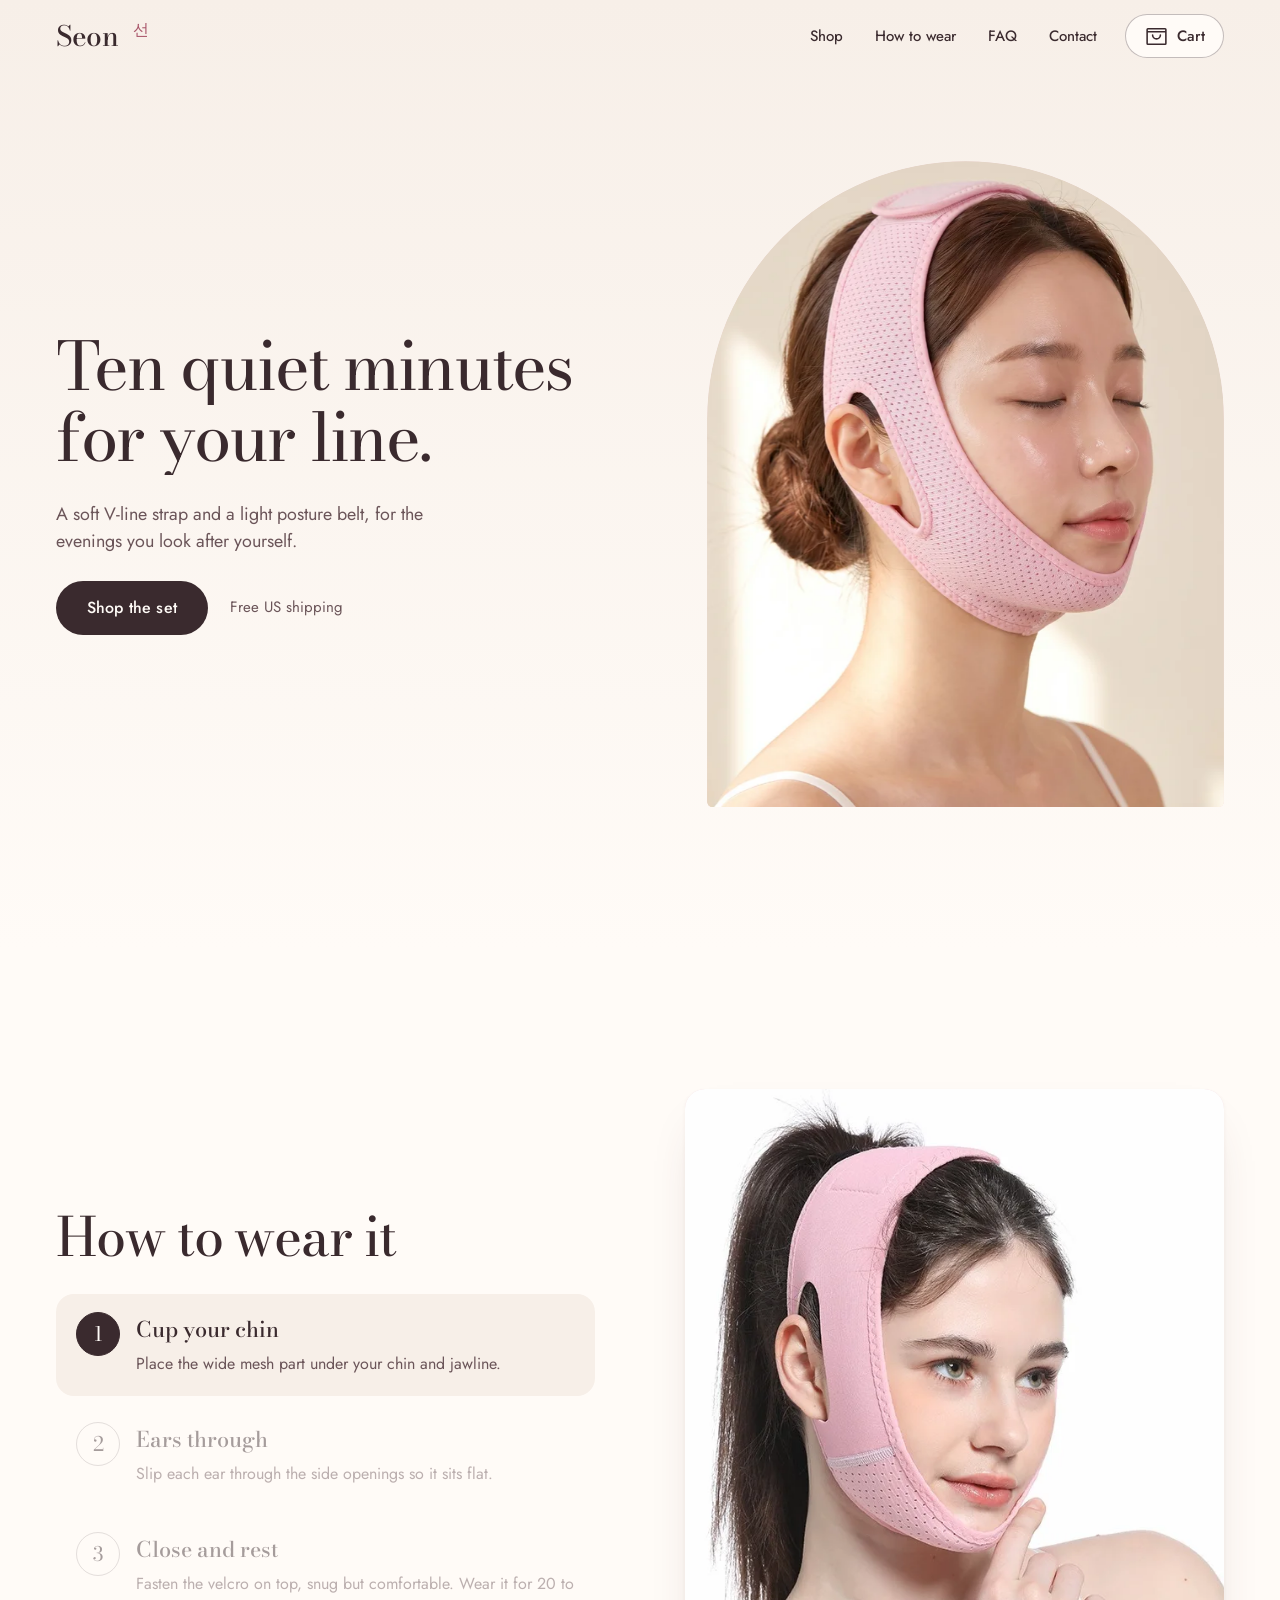
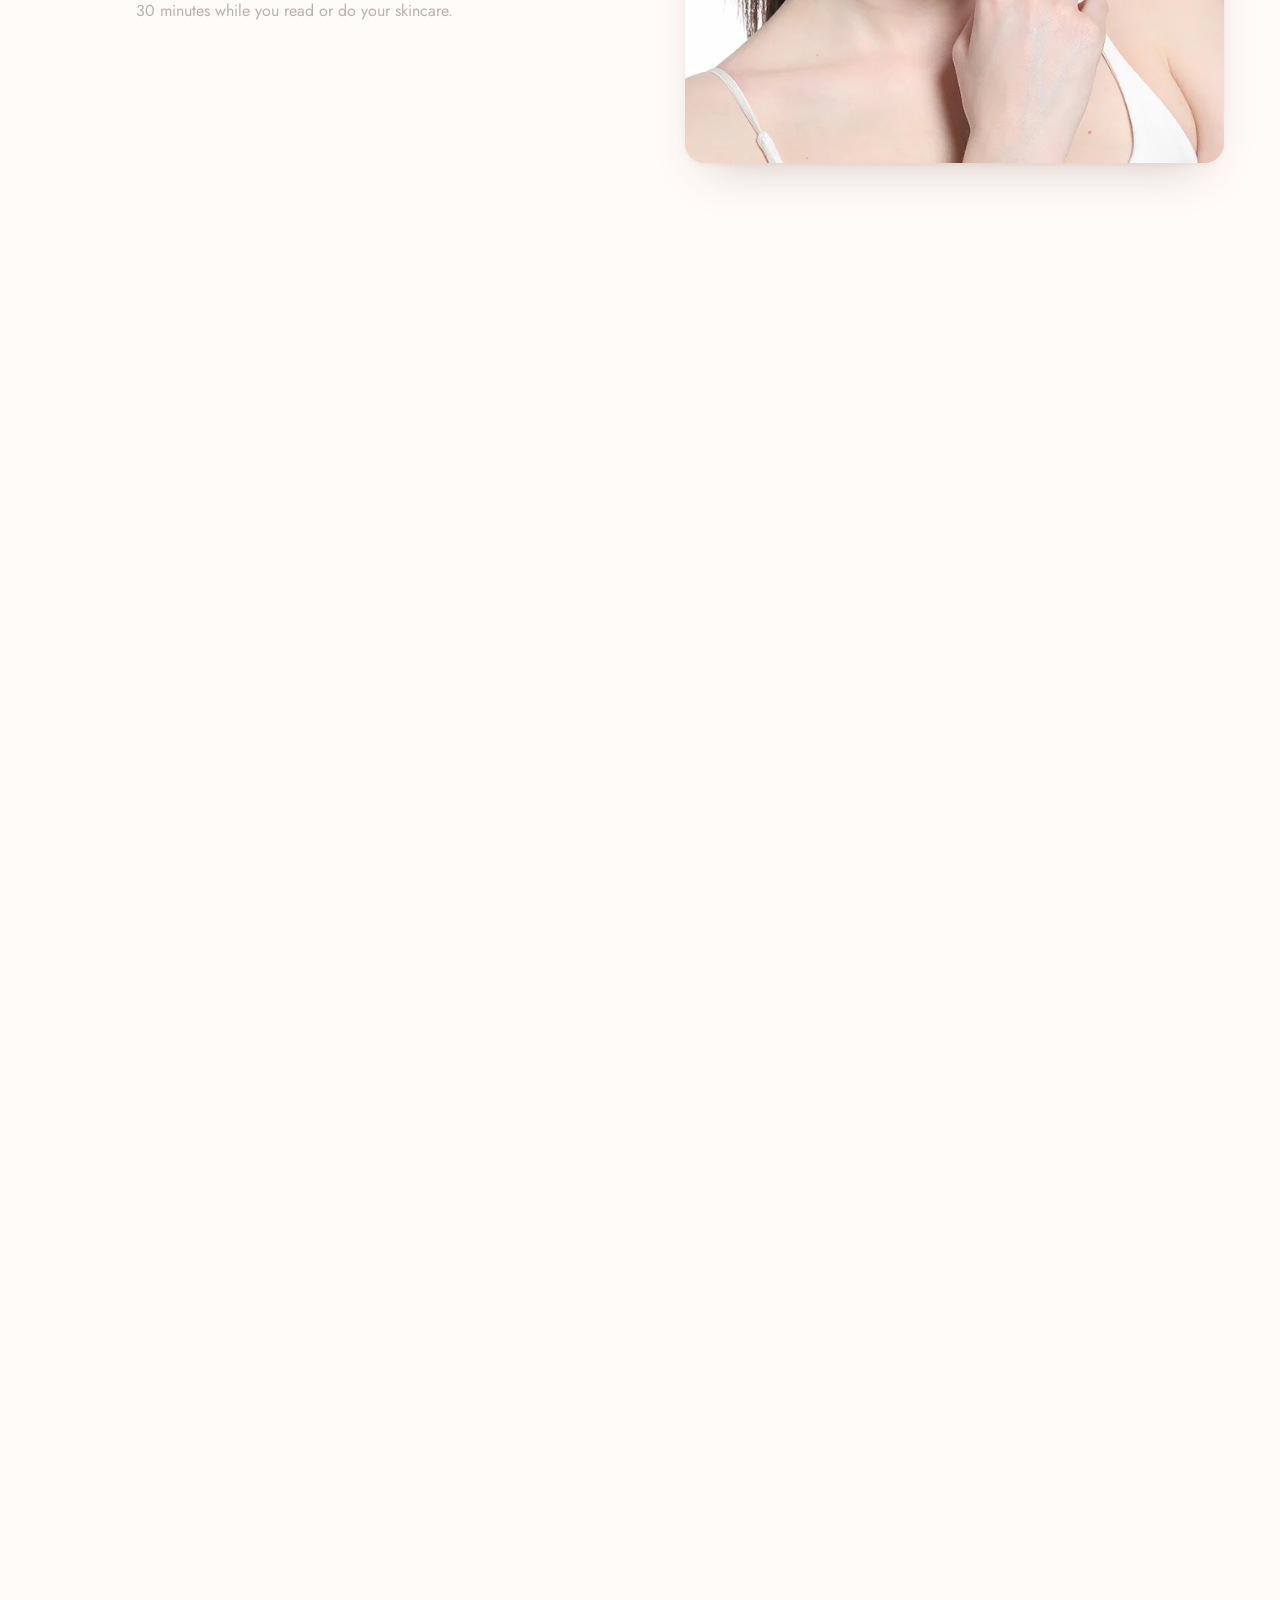
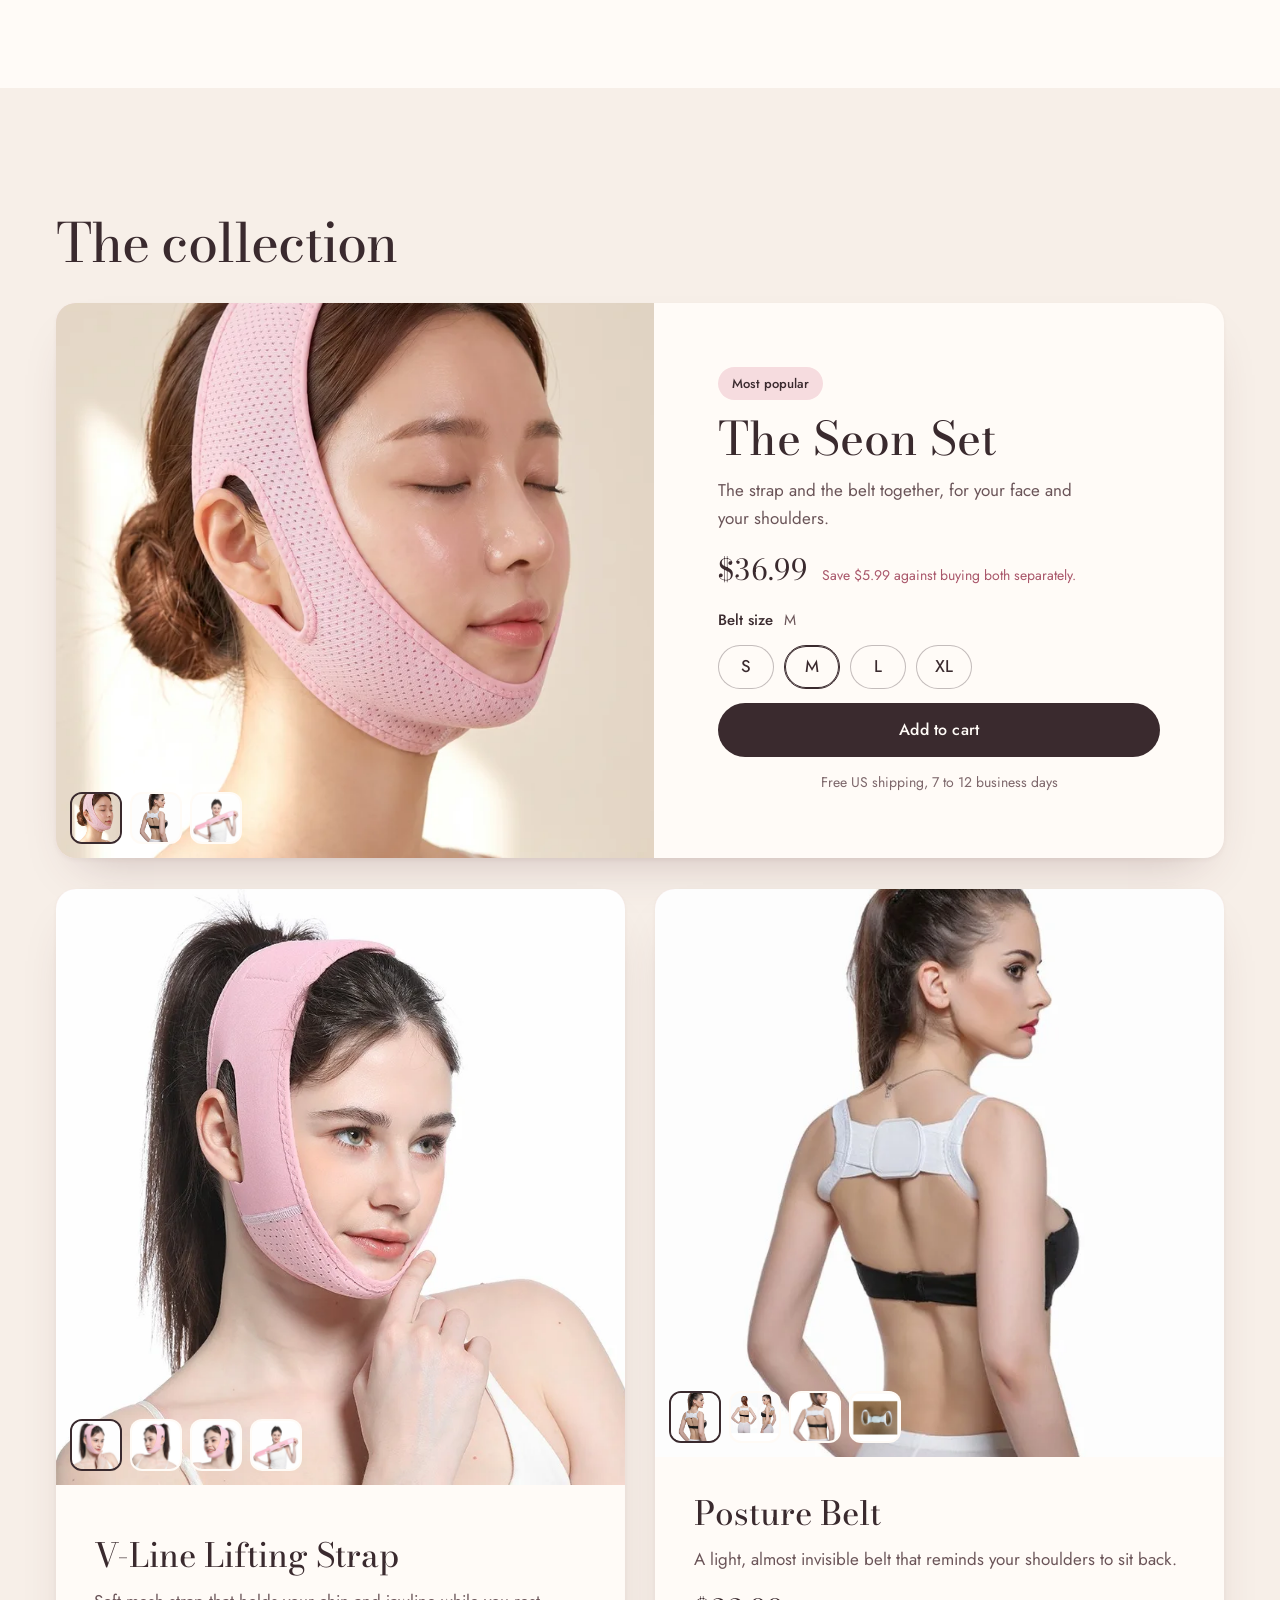
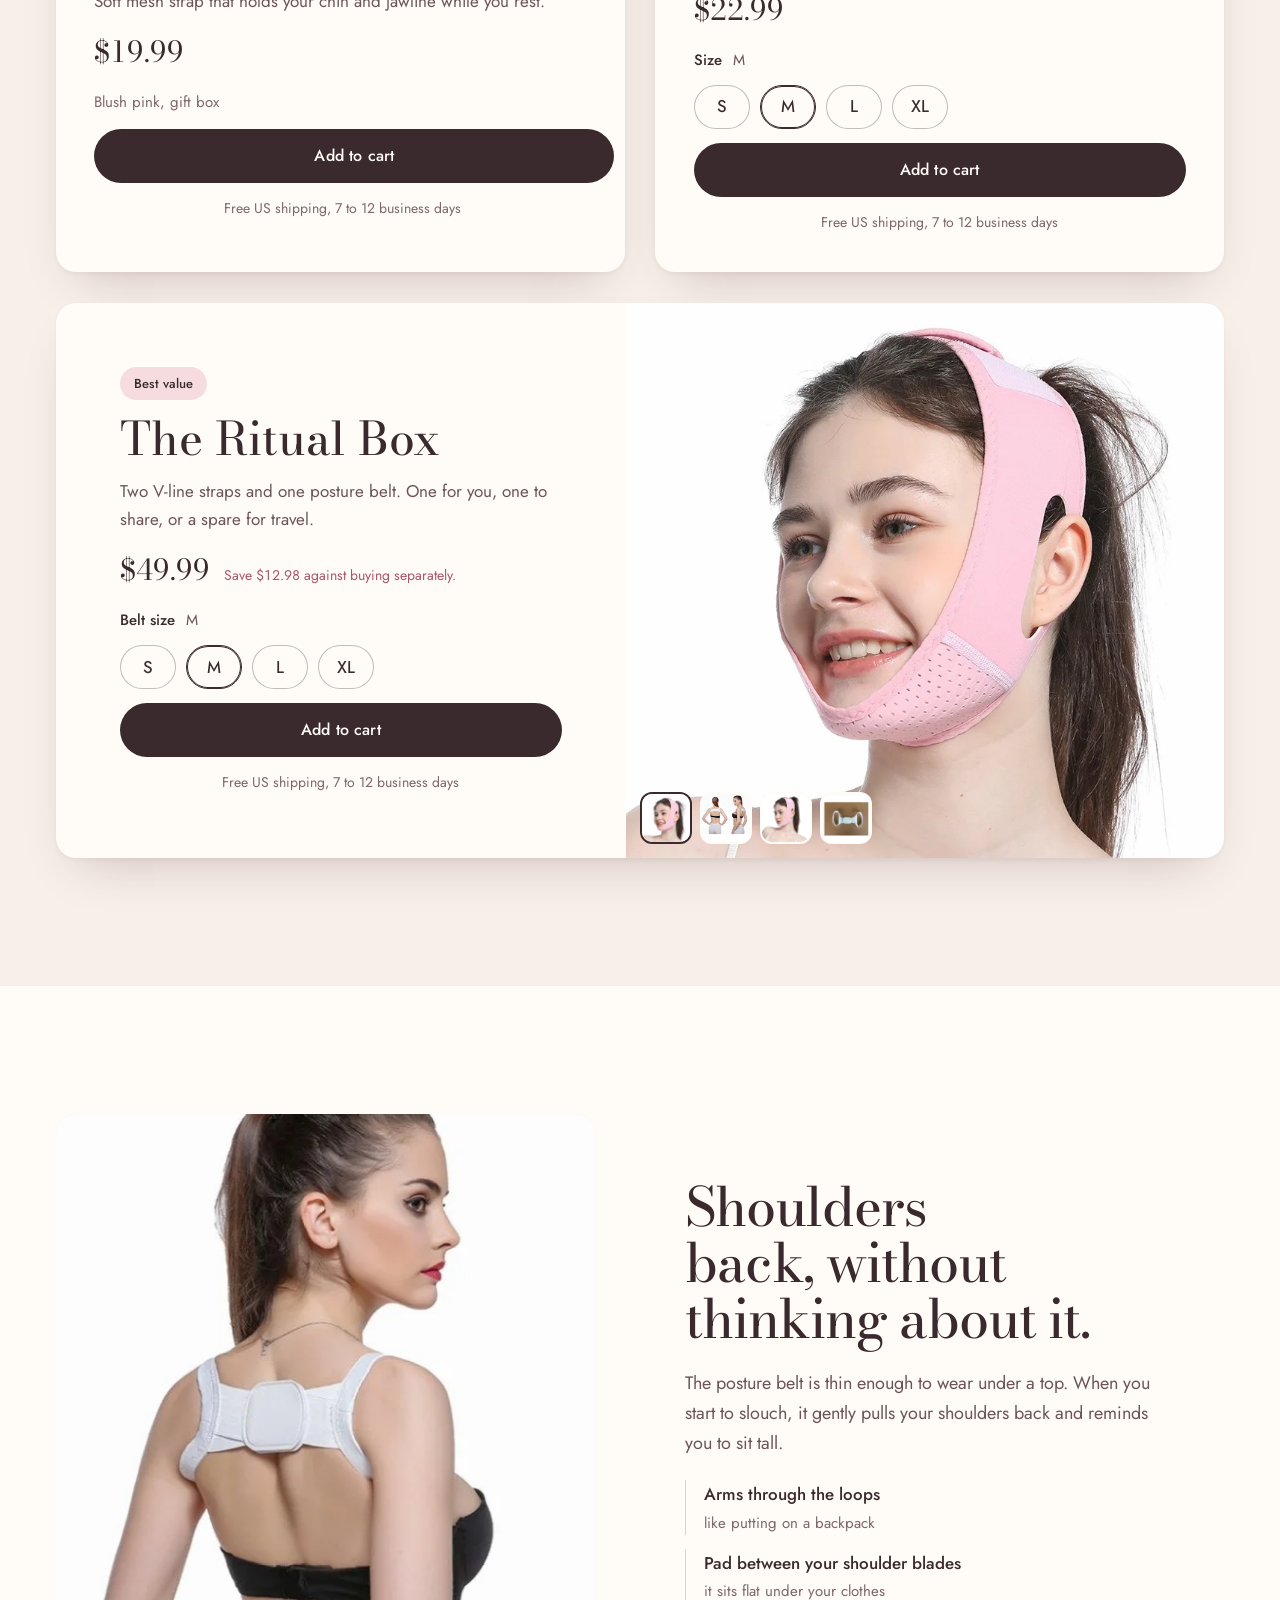
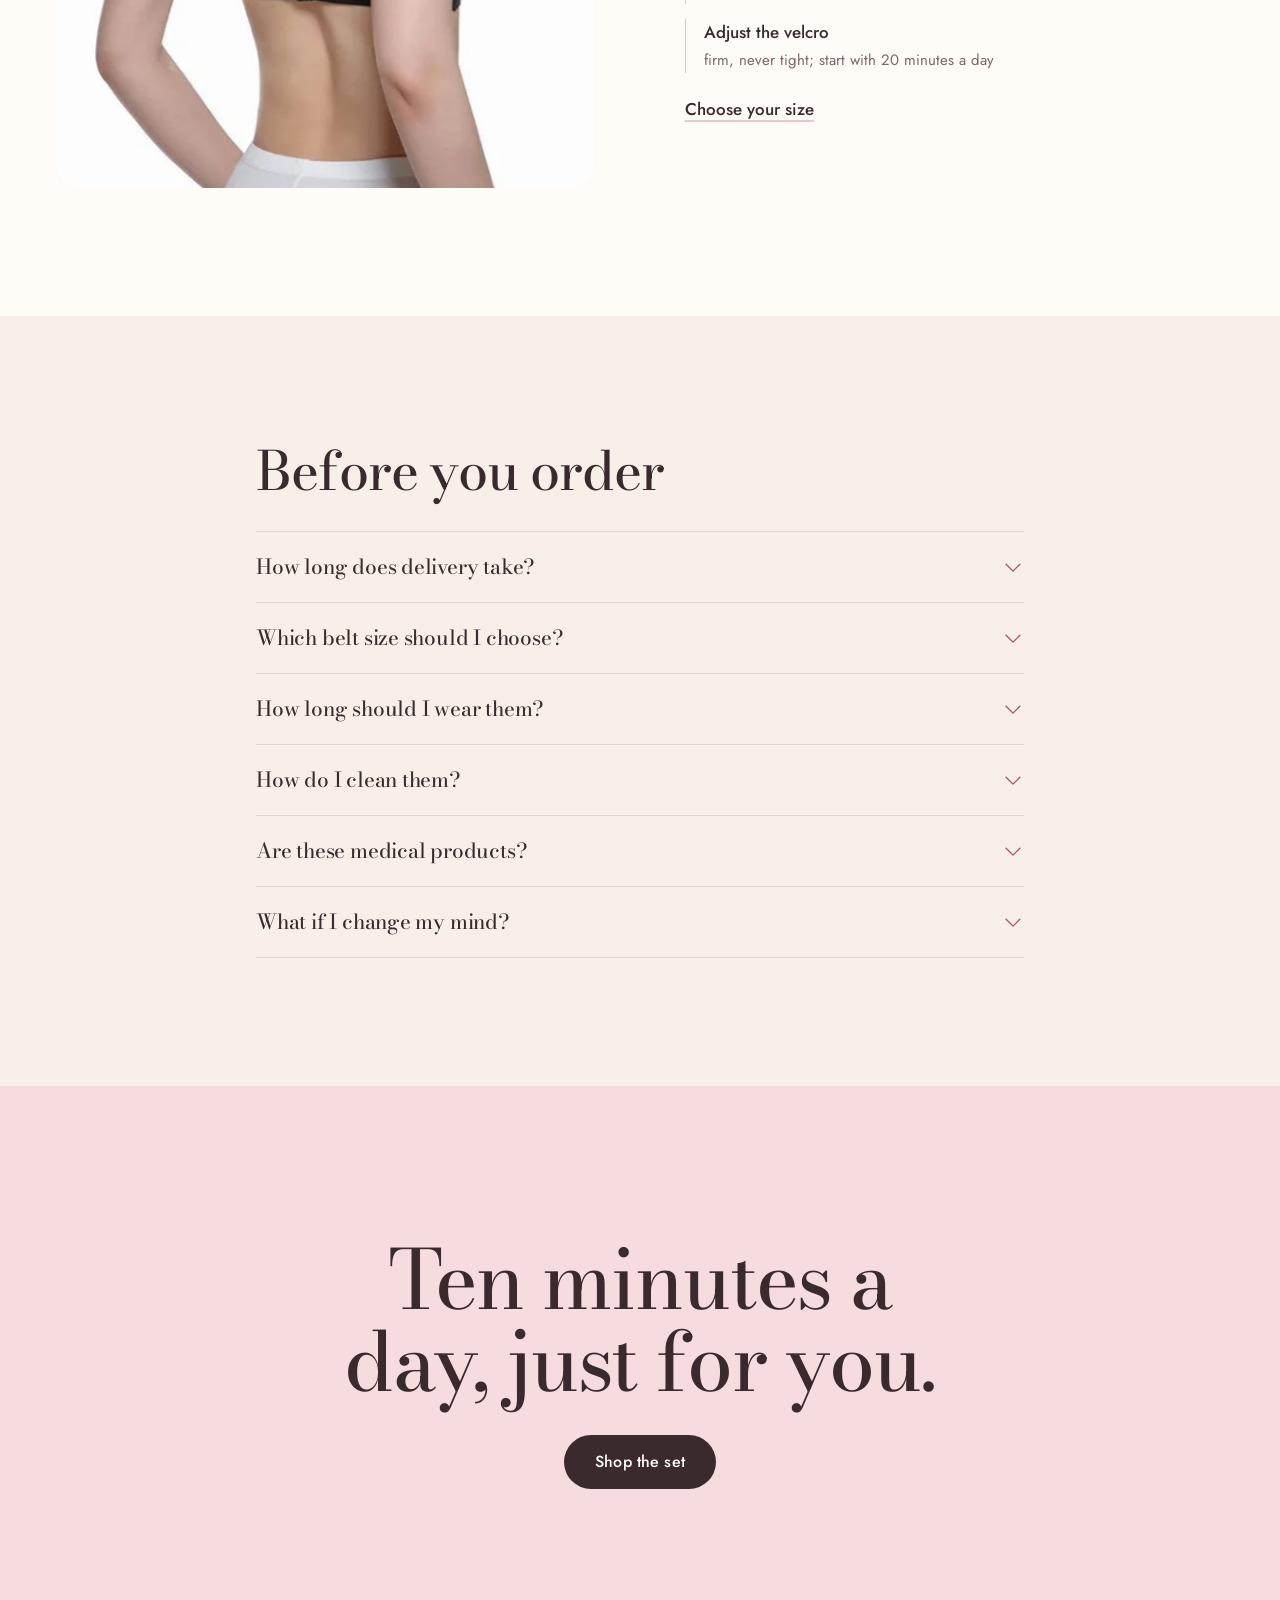
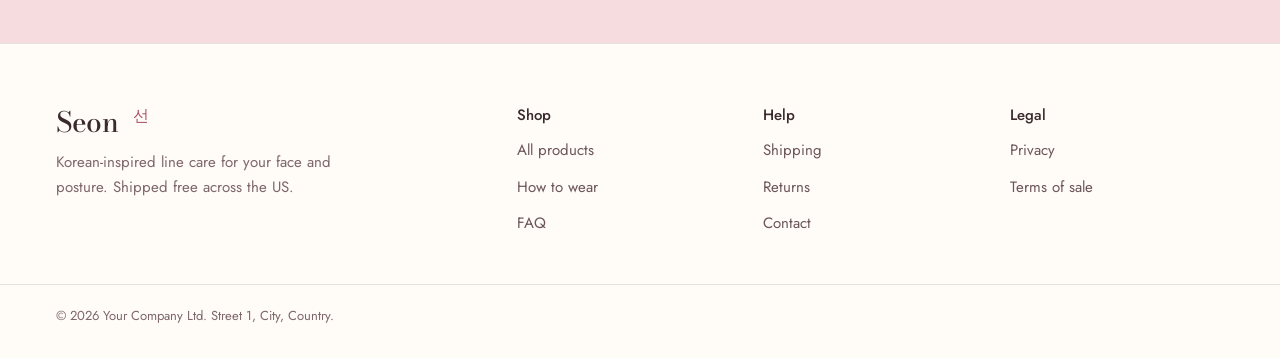
<file: index.html>
<!doctype html>
<html lang="en">
<head>
<meta charset="utf-8">
<meta name="viewport" content="width=device-width, initial-scale=1, viewport-fit=cover, interactive-widget=resizes-content">
<meta name="color-scheme" content="light">
<meta name="theme-color" media="(prefers-color-scheme: light)" content="#fffbf7">
<meta name="theme-color" media="(prefers-color-scheme: dark)" content="#fffbf7">
<title>Seon | Line care rituals</title>
<meta name="description" content="Korean-inspired line care: a soft V-line lifting strap and a light posture belt. Free US shipping.">

<meta property="og:title" content="Seon | Line care rituals">
<meta property="og:description" content="Korean-inspired line care: a soft V-line lifting strap and a light posture belt. Free US shipping.">
<meta property="og:type" content="website">
<meta property="og:image" content="https://juceviciussimas-max.github.io/seon/assets/img/og.jpg">
<link rel="icon" href="favicon.svg" type="image/svg+xml">
<link rel="preload" href="assets/fonts/bodoni-latin.woff2" as="font" type="font/woff2" crossorigin>
<link rel="preload" href="assets/fonts/jost-latin.woff2" as="font" type="font/woff2" crossorigin>
<link rel="stylesheet" href="assets/css/style.css">
<script>document.documentElement.classList.add('js')</script>
</head>
<body class="page-home">

<a class="skip" href="#main">Skip to content</a>
<header class="site-header" data-header>
  <div class="container site-header__row">
    <a class="brand" href="index.html" aria-label="Seon, home">
      <span class="brand__name">Seon</span><span class="brand__ko" lang="ko">선</span>
    </a>
    <nav class="nav" aria-label="Main">
      <a href="index.html#shop">Shop</a>
      <a href="index.html#ritual">How to wear</a>
      <a href="index.html#faq">FAQ</a>
      <a href="contact.html">Contact</a>
    </nav>
    <button class="cart-btn" type="button" data-cart-open aria-label="Open cart, 0 items" aria-haspopup="dialog">
      <svg class="icon " aria-hidden="true" focusable="false" width="1em" height="1em" xmlns="http://www.w3.org/2000/svg" viewBox="0 0 256 256" fill="currentColor"><path d="M216,40H40A16,16,0,0,0,24,56V200a16,16,0,0,0,16,16H216a16,16,0,0,0,16-16V56A16,16,0,0,0,216,40Zm0,16V72H40V56Zm0,144H40V88H216V200Zm-40-88a48,48,0,0,1-96,0,8,8,0,0,1,16,0,32,32,0,0,0,64,0,8,8,0,0,1,16,0Z"/></svg><span class="cart-btn__label">Cart</span><span class="cart-btn__count" data-cart-count hidden>0</span>
    </button>
  </div>
</header>
<main id="main">
<section class="s-hero" data-hero aria-labelledby="hero-title">
  <div class="container s-hero__grid">
    <div class="s-hero__copy">
      <h1 id="hero-title" class="s-hero__title">
        <span class="line"><span>Ten quiet minutes</span></span>
        <span class="line"><span>for your line.</span></span>
      </h1>
      <p class="s-hero__lead">A soft V-line strap and a light posture belt, for the evenings you look after yourself.</p>
      <div class="s-hero__cta">
        <a class="btn btn--primary" href="#shop" data-scroll-to>Shop the set</a>
        <span class="s-hero__note">Free US shipping</span>
      </div>
    </div>
    <figure class="s-hero__media" data-hero-media>
      <img src="assets/img/hero-model-1200.webp" srcset="assets/img/hero-model-700.webp 700w, assets/img/hero-model-1200.webp 1200w" sizes="(max-width: 860px) 92vw, 44vw" width="1200" height="1490" alt="A woman with her eyes closed wearing a soft pink V-line strap around her chin" fetchpriority="high" decoding="async">
    </figure>
  </div>
</section>

<section class="ritual" id="ritual" data-ritual aria-labelledby="ritual-title">
  <div class="ritual__stage">
    <div class="container ritual__grid">
      <div class="ritual__copy">
        <h2 id="ritual-title">How to wear it</h2>
        <ol class="ritual__steps">
          <li class="ritual__step is-active" data-step="0"><span class="ritual__num">1</span><div><strong>Cup your chin</strong><p>Place the wide mesh part under your chin and jawline.</p></div></li>
          <li class="ritual__step" data-step="1"><span class="ritual__num">2</span><div><strong>Ears through</strong><p>Slip each ear through the side openings so it sits flat.</p></div></li>
          <li class="ritual__step" data-step="2"><span class="ritual__num">3</span><div><strong>Close and rest</strong><p>Fasten the velcro on top, snug but comfortable. Wear it for 20 to 30 minutes while you read or do your skincare.</p></div></li>
        </ol>
      </div>
      <div class="ritual__frame" aria-hidden="true">
        <img class="ritual__img is-active" data-step-img="0" src="assets/img/strap-1.webp" width="800" height="800" alt="" loading="lazy" decoding="async">
        <img class="ritual__img" data-step-img="1" src="assets/img/strap-2.webp" width="800" height="800" alt="" loading="lazy" decoding="async">
        <img class="ritual__img" data-step-img="2" src="assets/img/hero-model-700.webp" width="700" height="869" alt="" loading="lazy" decoding="async">
      </div>
    </div>
  </div>
</section>

<section class="section shop2" id="shop" aria-labelledby="shop-title">
  <div class="container">
    <h2 id="shop-title" class="section__title">The collection</h2>
    <div class="shop2__grid" data-products></div>
  </div>
</section>

<section class="section posture" aria-labelledby="posture-title">
  <div class="container posture__grid">
    <figure class="posture__media" data-parallax>
      <img src="assets/img/belt-1.webp" width="700" height="775" alt="A woman wearing the white posture belt, seen from the side" loading="lazy" decoding="async">
    </figure>
    <div class="posture__copy">
      <h2 id="posture-title">Shoulders back, without thinking about it.</h2>
      <p>The posture belt is thin enough to wear under a top. When you start to slouch, it gently pulls your shoulders back and reminds you to sit tall.</p>
      <ul class="posture__tips">
        <li><strong>Arms through the loops</strong><span>like putting on a backpack</span></li>
        <li><strong>Pad between your shoulder blades</strong><span>it sits flat under your clothes</span></li>
        <li><strong>Adjust the velcro</strong><span>firm, never tight; start with 20 minutes a day</span></li>
      </ul>
      <a class="text-link" href="#shop" data-scroll-to>Choose your size</a>
    </div>
  </div>
</section>

<section class="section faq" id="faq" aria-labelledby="faq-title">
  <div class="container faq__wrap">
    <h2 id="faq-title" class="section__title">Before you order</h2>
    <div class="acc" data-acc>
      <div class="acc__item">
        <h3><button class="acc__btn" type="button" aria-expanded="false" aria-controls="q1">How long does delivery take?<span class="acc__icon"><svg class="icon " aria-hidden="true" focusable="false" width="1em" height="1em" xmlns="http://www.w3.org/2000/svg" viewBox="0 0 256 256" fill="currentColor"><path d="M213.66,101.66l-80,80a8,8,0,0,1-11.32,0l-80-80A8,8,0,0,1,53.66,90.34L128,164.69l74.34-74.35a8,8,0,0,1,11.32,11.32Z"/></svg></span></button></h3>
        <div class="acc__panel" id="q1" role="region"><div><p>Delivery to the US takes 7 to 12 business days and shipping is free. Orders ship from our fulfilment partner's warehouse and you get a tracking link by email as soon as your parcel is on its way.</p></div></div>
      </div>
      <div class="acc__item">
        <h3><button class="acc__btn" type="button" aria-expanded="false" aria-controls="q2">Which belt size should I choose?<span class="acc__icon"><svg class="icon " aria-hidden="true" focusable="false" width="1em" height="1em" xmlns="http://www.w3.org/2000/svg" viewBox="0 0 256 256" fill="currentColor"><path d="M213.66,101.66l-80,80a8,8,0,0,1-11.32,0l-80-80A8,8,0,0,1,53.66,90.34L128,164.69l74.34-74.35a8,8,0,0,1,11.32,11.32Z"/></svg></span></button></h3>
        <div class="acc__panel" id="q2" role="region"><div><p>The belt adjusts with velcro. Choose your usual top size, and if you are between sizes, choose the larger one.</p></div></div>
      </div>
      <div class="acc__item">
        <h3><button class="acc__btn" type="button" aria-expanded="false" aria-controls="q3">How long should I wear them?<span class="acc__icon"><svg class="icon " aria-hidden="true" focusable="false" width="1em" height="1em" xmlns="http://www.w3.org/2000/svg" viewBox="0 0 256 256" fill="currentColor"><path d="M213.66,101.66l-80,80a8,8,0,0,1-11.32,0l-80-80A8,8,0,0,1,53.66,90.34L128,164.69l74.34-74.35a8,8,0,0,1,11.32,11.32Z"/></svg></span></button></h3>
        <div class="acc__panel" id="q3" role="region"><div><p>Start with 20 to 30 minutes a day for each. Take them off if anything feels tight or uncomfortable.</p></div></div>
      </div>
      <div class="acc__item">
        <h3><button class="acc__btn" type="button" aria-expanded="false" aria-controls="q4">How do I clean them?<span class="acc__icon"><svg class="icon " aria-hidden="true" focusable="false" width="1em" height="1em" xmlns="http://www.w3.org/2000/svg" viewBox="0 0 256 256" fill="currentColor"><path d="M213.66,101.66l-80,80a8,8,0,0,1-11.32,0l-80-80A8,8,0,0,1,53.66,90.34L128,164.69l74.34-74.35a8,8,0,0,1,11.32,11.32Z"/></svg></span></button></h3>
        <div class="acc__panel" id="q4" role="region"><div><p>Hand wash in cool water with a little mild soap and let them air dry. Do not tumble dry.</p></div></div>
      </div>
      <div class="acc__item">
        <h3><button class="acc__btn" type="button" aria-expanded="false" aria-controls="q5">Are these medical products?<span class="acc__icon"><svg class="icon " aria-hidden="true" focusable="false" width="1em" height="1em" xmlns="http://www.w3.org/2000/svg" viewBox="0 0 256 256" fill="currentColor"><path d="M213.66,101.66l-80,80a8,8,0,0,1-11.32,0l-80-80A8,8,0,0,1,53.66,90.34L128,164.69l74.34-74.35a8,8,0,0,1,11.32,11.32Z"/></svg></span></button></h3>
        <div class="acc__panel" id="q5" role="region"><div><p>No. They are comfort and self-care accessories, not a treatment for any condition. If you have back, jaw or skin problems, ask your doctor first.</p></div></div>
      </div>
      <div class="acc__item">
        <h3><button class="acc__btn" type="button" aria-expanded="false" aria-controls="q6">What if I change my mind?<span class="acc__icon"><svg class="icon " aria-hidden="true" focusable="false" width="1em" height="1em" xmlns="http://www.w3.org/2000/svg" viewBox="0 0 256 256" fill="currentColor"><path d="M213.66,101.66l-80,80a8,8,0,0,1-11.32,0l-80-80A8,8,0,0,1,53.66,90.34L128,164.69l74.34-74.35a8,8,0,0,1,11.32,11.32Z"/></svg></span></button></h3>
        <div class="acc__panel" id="q6" role="region"><div><p>Return unused items within 30 days of delivery. If something arrives damaged, we replace it or refund you. <a href="returns.html">How returns work</a>.</p></div></div>
      </div>
    </div>
  </div>
</section>

<section class="closer" aria-labelledby="closer-title">
  <div class="container closer__inner">
    <h2 id="closer-title">Ten minutes a day, just for you.</h2>
    <a class="btn btn--primary" href="#shop" data-scroll-to>Shop the set</a>
  </div>
</section>

</main>

<footer class="site-footer">
  <div class="container site-footer__grid">
    <div class="site-footer__brand">
      <a class="brand" href="index.html"><span class="brand__name">Seon</span><span class="brand__ko" lang="ko">선</span></a>
      <p>Korean-inspired line care for your face and posture. Shipped free across the US.</p>
    </div>
    <nav aria-label="Shop">
      <h2>Shop</h2>
      <ul>
        <li><a href="index.html#shop">All products</a></li>
        <li><a href="index.html#ritual">How to wear</a></li>
        <li><a href="index.html#faq">FAQ</a></li>
      </ul>
    </nav>
    <nav aria-label="Help">
      <h2>Help</h2>
      <ul>
        <li><a href="shipping.html">Shipping</a></li>
        <li><a href="returns.html">Returns</a></li>
        <li><a href="contact.html">Contact</a></li>
      </ul>
    </nav>
    <nav aria-label="Legal">
      <h2>Legal</h2>
      <ul>
        <li><a href="privacy.html">Privacy</a></li>
        <li><a href="terms.html">Terms of sale</a></li>
      </ul>
    </nav>
  </div>
  <div class="container site-footer__legal">
    <p>&copy; 2026 Your Company Ltd. Street 1, City, Country. </p>
  </div>
</footer>

<div class="drawer" data-drawer hidden>
  <div class="drawer__scrim" data-cart-close></div>
  <aside class="drawer__panel" role="dialog" aria-modal="true" aria-labelledby="drawer-title" tabindex="-1">
    <div class="drawer__head">
      <h2 id="drawer-title">Your cart</h2>
      <button class="icon-btn" type="button" data-cart-close aria-label="Close cart"><svg class="icon " aria-hidden="true" focusable="false" width="1em" height="1em" xmlns="http://www.w3.org/2000/svg" viewBox="0 0 256 256" fill="currentColor"><path d="M205.66,194.34a8,8,0,0,1-11.32,11.32L128,139.31,61.66,205.66a8,8,0,0,1-11.32-11.32L116.69,128,50.34,61.66A8,8,0,0,1,61.66,50.34L128,116.69l66.34-66.35a8,8,0,0,1,11.32,11.32L139.31,128Z"/></svg></button>
    </div>
    <div class="drawer__body" data-drawer-body></div>
    <div class="drawer__foot" data-drawer-foot></div>
  </aside>
</div>
<div class="sr-only" aria-live="polite" data-live></div>
<script src="assets/js/config.js"></script>
<script src="assets/js/app.js"></script>
<script src="assets/vendor/gsap.min.js"></script>
<script src="assets/vendor/ScrollTrigger.min.js"></script>
<script src="assets/js/home.js"></script>
</body>
</html>
</file>
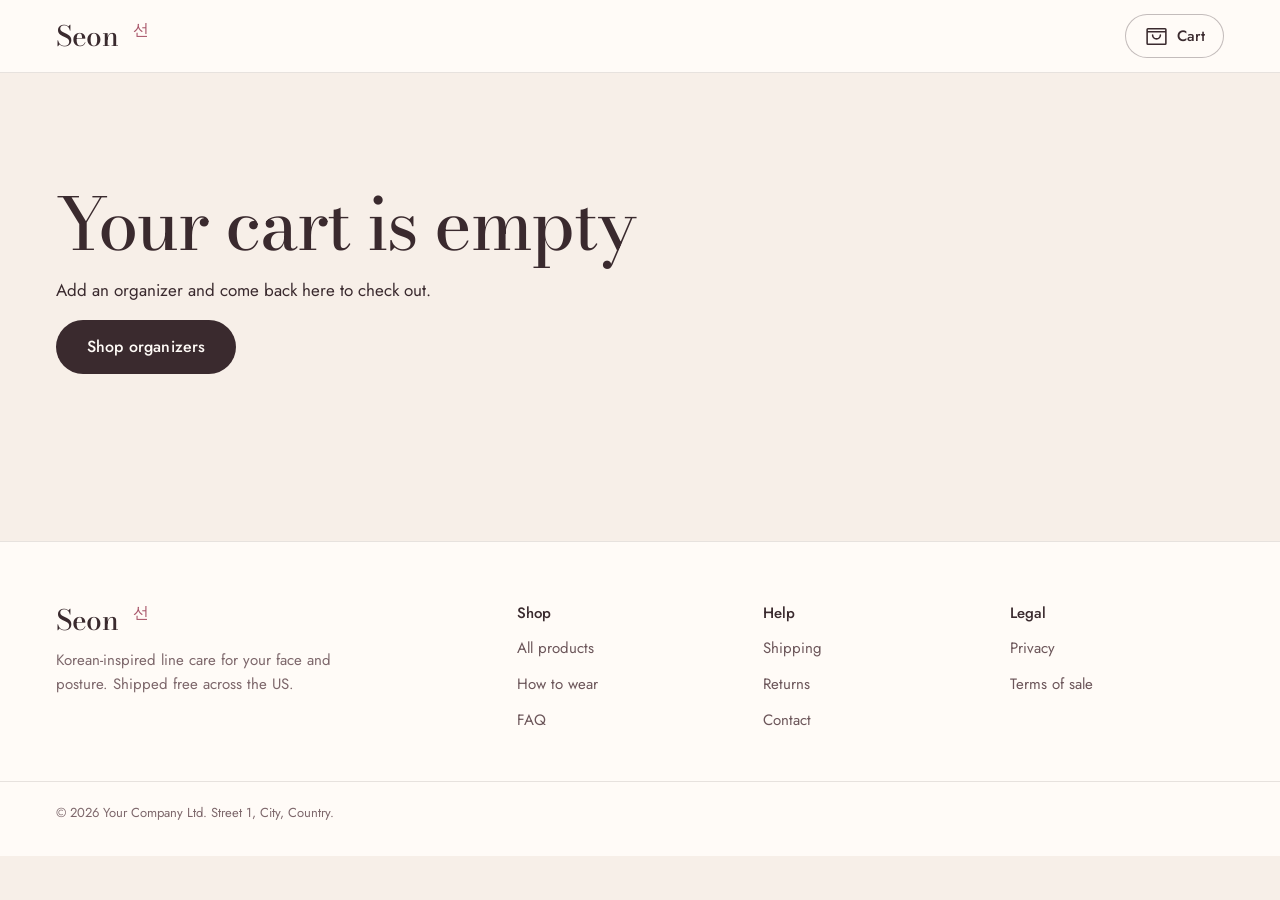
<file: checkout.html>
<!doctype html>
<html lang="en">
<head>
<meta charset="utf-8">
<meta name="viewport" content="width=device-width, initial-scale=1, viewport-fit=cover, interactive-widget=resizes-content">
<meta name="color-scheme" content="light">
<meta name="theme-color" media="(prefers-color-scheme: light)" content="#fffbf7">
<meta name="theme-color" media="(prefers-color-scheme: dark)" content="#fffbf7">
<title>Checkout | Seon</title>
<meta name="description" content="Secure checkout.">
<meta name="robots" content="noindex">
<meta property="og:title" content="Checkout | Seon">
<meta property="og:description" content="Secure checkout.">
<meta property="og:type" content="website">
<meta property="og:image" content="https://juceviciussimas-max.github.io/seon/assets/img/og.jpg">
<link rel="icon" href="favicon.svg" type="image/svg+xml">
<link rel="preload" href="assets/fonts/bodoni-latin.woff2" as="font" type="font/woff2" crossorigin>
<link rel="preload" href="assets/fonts/jost-latin.woff2" as="font" type="font/woff2" crossorigin>
<link rel="stylesheet" href="assets/css/style.css">
<script>document.documentElement.classList.add('js')</script>
</head>
<body class="page-checkout">

<a class="skip" href="#main">Skip to content</a>
<header class="site-header" data-header>
  <div class="container site-header__row">
    <a class="brand" href="index.html" aria-label="Seon, home">
      <span class="brand__name">Seon</span><span class="brand__ko" lang="ko">선</span>
    </a>
    
    <button class="cart-btn" type="button" data-cart-open aria-label="Open cart, 0 items" aria-haspopup="dialog">
      <svg class="icon " aria-hidden="true" focusable="false" width="1em" height="1em" xmlns="http://www.w3.org/2000/svg" viewBox="0 0 256 256" fill="currentColor"><path d="M216,40H40A16,16,0,0,0,24,56V200a16,16,0,0,0,16,16H216a16,16,0,0,0,16-16V56A16,16,0,0,0,216,40Zm0,16V72H40V56Zm0,144H40V88H216V200Zm-40-88a48,48,0,0,1-96,0,8,8,0,0,1,16,0,32,32,0,0,0,64,0,8,8,0,0,1,16,0Z"/></svg><span class="cart-btn__label">Cart</span><span class="cart-btn__count" data-cart-count hidden>0</span>
    </button>
  </div>
</header>
<main id="main">
<div class="container checkout" data-checkout>
  <div class="checkout__empty" data-empty hidden>
    <h1>Your cart is empty</h1>
    <p>Add an organizer and come back here to check out.</p>
    <a class="btn btn--primary" href="index.html#shop">Shop organizers</a>
  </div>

  <div class="checkout__grid" data-main hidden>
    <form class="co-form" data-form novalidate>
      <h1>Checkout</h1>

      <section class="co-block" aria-labelledby="co-contact">
        <h2 id="co-contact">Contact</h2>
        <div class="field">
          <label for="f-email">Email</label>
          <input id="f-email" name="email" type="email" inputmode="email" autocomplete="email" autocapitalize="none" autocorrect="off" spellcheck="false" required aria-describedby="e-email">
          <p class="field__hint" id="h-email">We send your tracking link here.</p>
          <p class="field__error" id="e-email" role="alert" hidden></p>
        </div>
      </section>

      <section class="co-block" aria-labelledby="co-address">
        <h2 id="co-address">Delivery address</h2>
        <div class="field-row">
          <div class="field">
            <label for="f-first">First name</label>
            <input id="f-first" name="firstName" type="text" autocomplete="given-name" required aria-describedby="e-first">
            <p class="field__error" id="e-first" role="alert" hidden></p>
          </div>
          <div class="field">
            <label for="f-last">Last name</label>
            <input id="f-last" name="lastName" type="text" autocomplete="family-name" required aria-describedby="e-last">
            <p class="field__error" id="e-last" role="alert" hidden></p>
          </div>
        </div>
        <div class="field">
          <label for="f-country">Country</label>
          <select id="f-country" name="country" autocomplete="country" required aria-describedby="e-country"></select>
          <p class="field__error" id="e-country" role="alert" hidden></p>
        </div>
        <div class="field">
          <label for="f-address">Address</label>
          <input id="f-address" name="address1" type="text" autocomplete="address-line1" required aria-describedby="e-address">
          <p class="field__error" id="e-address" role="alert" hidden></p>
        </div>
        <div class="field">
          <label for="f-address2">Apartment, suite, etc. <span class="opt-tag">optional</span></label>
          <input id="f-address2" name="address2" type="text" autocomplete="address-line2">
        </div>
        <div class="field-row">
          <div class="field">
            <label for="f-postal">Postal code</label>
            <input id="f-postal" name="postal" type="text" autocomplete="postal-code" autocapitalize="characters" required aria-describedby="e-postal">
            <p class="field__error" id="e-postal" role="alert" hidden></p>
          </div>
          <div class="field">
            <label for="f-city">City</label>
            <input id="f-city" name="city" type="text" autocomplete="address-level2" required aria-describedby="e-city">
            <p class="field__error" id="e-city" role="alert" hidden></p>
          </div>
        </div>
        <div class="field">
          <label for="f-phone">Phone <span class="opt-tag">optional</span></label>
          <input id="f-phone" name="phone" type="tel" inputmode="tel" autocomplete="tel">
          <p class="field__hint">Only used by the courier if they cannot find you.</p>
        </div>
      </section>

      <section class="co-block" aria-labelledby="co-ship">
        <h2 id="co-ship">Shipping</h2>
        <div class="ship-opt">
          <div>
            <strong>Tracked delivery</strong>
            <span>7 to 12 business days</span>
          </div>
          <strong data-ship-price>&nbsp;</strong>
        </div>
      </section>

      <section class="co-block" aria-labelledby="co-pay">
        <h2 id="co-pay">Payment</h2>
        <div data-pay></div>
        <p class="field__error" data-pay-error role="alert" hidden></p>
      </section>
    </form>

    <aside class="co-summary" aria-labelledby="co-sum">
      <h2 id="co-sum">Order summary</h2>
      <ul class="sum-lines" data-sum-lines></ul>
      <dl class="sum-totals" data-sum-totals></dl>
      <a class="co-summary__edit" href="index.html#shop">Back to the shop</a>
    </aside>
  </div>

  <div class="confirm" data-confirm hidden tabindex="-1">
    <h1>Thank you, <span data-confirm-name></span>.</h1>
    <p class="lead">Order <strong data-confirm-id></strong> is confirmed. We will send the tracking link to <strong data-confirm-email></strong> as soon as it ships. Keep the order number in case you write to us.</p>
    <div class="confirm__grid">
      <div>
        <h2>What happens next</h2>
        <ol class="steps">
          <li><strong>We pack your order.</strong> It ships from our overseas warehouse.</li>
          <li><strong>You get a tracking link.</strong> We email it as soon as the parcel is on its way.</li>
          <li><strong>It arrives in 7 to 12 business days.</strong> Questions? Write to <a href="mailto:hello@seon-line.example">hello@seon-line.example</a>.</li>
        </ol>
      </div>
      <div>
        <h2>Your order</h2>
        <ul class="sum-lines" data-confirm-lines></ul>
        <dl class="sum-totals" data-confirm-totals></dl>
      </div>
    </div>
    <a class="btn btn--ghost" href="index.html">Back to the shop</a>
  </div>
</div>

</main>

<footer class="site-footer">
  <div class="container site-footer__grid">
    <div class="site-footer__brand">
      <a class="brand" href="index.html"><span class="brand__name">Seon</span><span class="brand__ko" lang="ko">선</span></a>
      <p>Korean-inspired line care for your face and posture. Shipped free across the US.</p>
    </div>
    <nav aria-label="Shop">
      <h2>Shop</h2>
      <ul>
        <li><a href="index.html#shop">All products</a></li>
        <li><a href="index.html#ritual">How to wear</a></li>
        <li><a href="index.html#faq">FAQ</a></li>
      </ul>
    </nav>
    <nav aria-label="Help">
      <h2>Help</h2>
      <ul>
        <li><a href="shipping.html">Shipping</a></li>
        <li><a href="returns.html">Returns</a></li>
        <li><a href="contact.html">Contact</a></li>
      </ul>
    </nav>
    <nav aria-label="Legal">
      <h2>Legal</h2>
      <ul>
        <li><a href="privacy.html">Privacy</a></li>
        <li><a href="terms.html">Terms of sale</a></li>
      </ul>
    </nav>
  </div>
  <div class="container site-footer__legal">
    <p>&copy; 2026 Your Company Ltd. Street 1, City, Country. </p>
  </div>
</footer>

<div class="drawer" data-drawer hidden>
  <div class="drawer__scrim" data-cart-close></div>
  <aside class="drawer__panel" role="dialog" aria-modal="true" aria-labelledby="drawer-title" tabindex="-1">
    <div class="drawer__head">
      <h2 id="drawer-title">Your cart</h2>
      <button class="icon-btn" type="button" data-cart-close aria-label="Close cart"><svg class="icon " aria-hidden="true" focusable="false" width="1em" height="1em" xmlns="http://www.w3.org/2000/svg" viewBox="0 0 256 256" fill="currentColor"><path d="M205.66,194.34a8,8,0,0,1-11.32,11.32L128,139.31,61.66,205.66a8,8,0,0,1-11.32-11.32L116.69,128,50.34,61.66A8,8,0,0,1,61.66,50.34L128,116.69l66.34-66.35a8,8,0,0,1,11.32,11.32L139.31,128Z"/></svg></button>
    </div>
    <div class="drawer__body" data-drawer-body></div>
    <div class="drawer__foot" data-drawer-foot></div>
  </aside>
</div>
<div class="sr-only" aria-live="polite" data-live></div>
<script src="assets/js/config.js"></script>
<script src="assets/js/app.js"></script>

<script src="assets/js/checkout.js"></script>
</body>
</html>
</file>
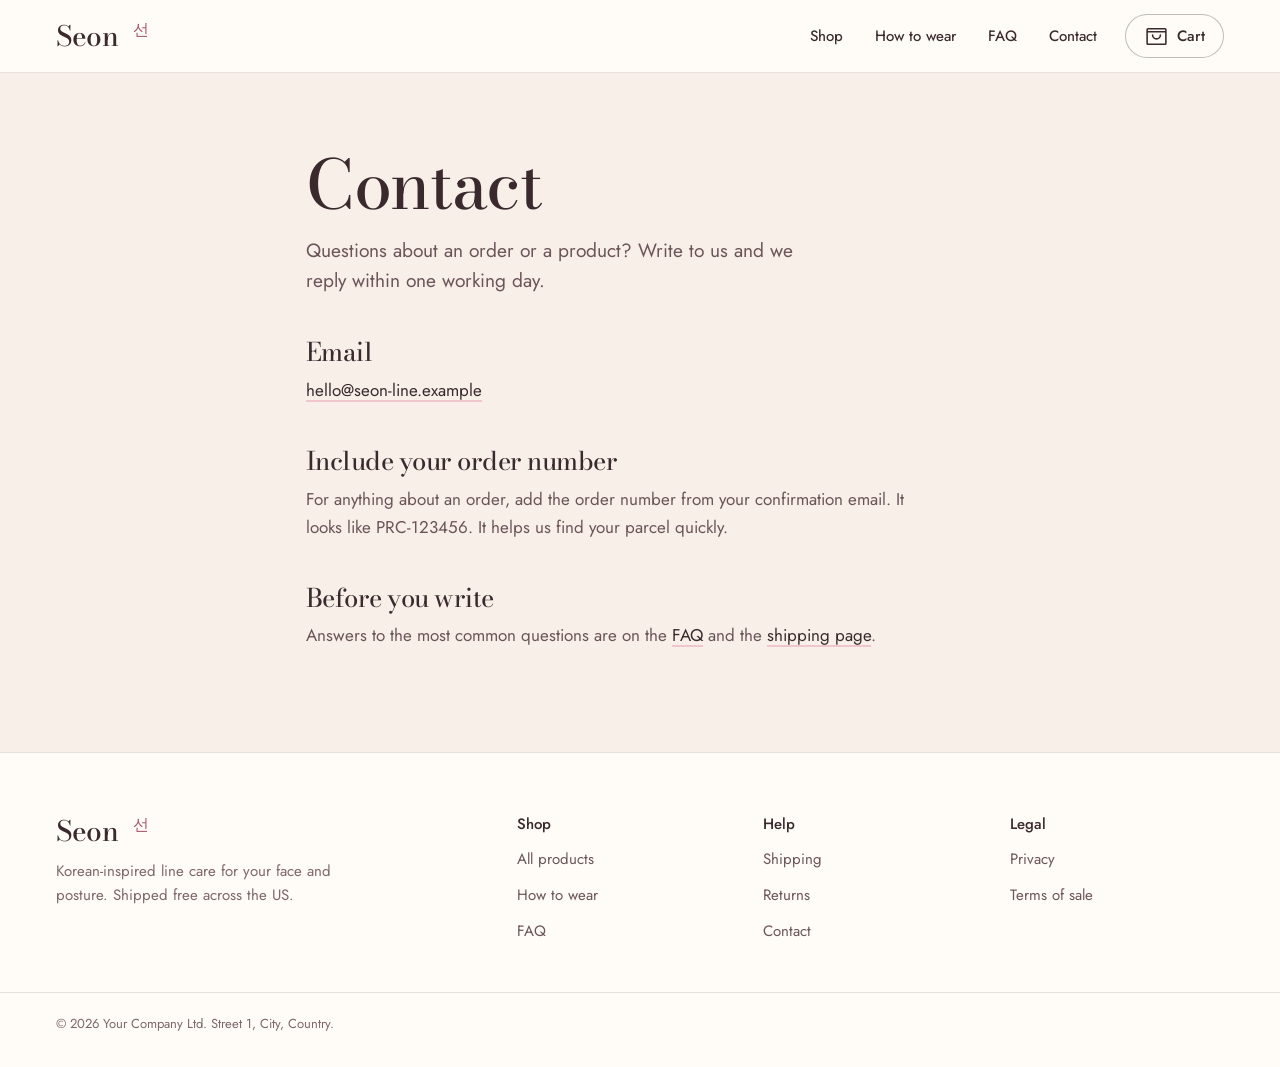
<file: contact.html>
<!doctype html>
<html lang="en">
<head>
<meta charset="utf-8">
<meta name="viewport" content="width=device-width, initial-scale=1, viewport-fit=cover, interactive-widget=resizes-content">
<meta name="color-scheme" content="light">
<meta name="theme-color" media="(prefers-color-scheme: light)" content="#fffbf7">
<meta name="theme-color" media="(prefers-color-scheme: dark)" content="#fffbf7">
<title>Contact | Seon</title>
<meta name="description" content="Questions about an order or a product? Write to us.">

<meta property="og:title" content="Contact | Seon">
<meta property="og:description" content="Questions about an order or a product? Write to us.">
<meta property="og:type" content="website">
<meta property="og:image" content="https://juceviciussimas-max.github.io/seon/assets/img/og.jpg">
<link rel="icon" href="favicon.svg" type="image/svg+xml">
<link rel="preload" href="assets/fonts/bodoni-latin.woff2" as="font" type="font/woff2" crossorigin>
<link rel="preload" href="assets/fonts/jost-latin.woff2" as="font" type="font/woff2" crossorigin>
<link rel="stylesheet" href="assets/css/style.css">
<script>document.documentElement.classList.add('js')</script>
</head>
<body class="page-info">

<a class="skip" href="#main">Skip to content</a>
<header class="site-header" data-header>
  <div class="container site-header__row">
    <a class="brand" href="index.html" aria-label="Seon, home">
      <span class="brand__name">Seon</span><span class="brand__ko" lang="ko">선</span>
    </a>
    <nav class="nav" aria-label="Main">
      <a href="index.html#shop">Shop</a>
      <a href="index.html#ritual">How to wear</a>
      <a href="index.html#faq">FAQ</a>
      <a href="contact.html">Contact</a>
    </nav>
    <button class="cart-btn" type="button" data-cart-open aria-label="Open cart, 0 items" aria-haspopup="dialog">
      <svg class="icon " aria-hidden="true" focusable="false" width="1em" height="1em" xmlns="http://www.w3.org/2000/svg" viewBox="0 0 256 256" fill="currentColor"><path d="M216,40H40A16,16,0,0,0,24,56V200a16,16,0,0,0,16,16H216a16,16,0,0,0,16-16V56A16,16,0,0,0,216,40Zm0,16V72H40V56Zm0,144H40V88H216V200Zm-40-88a48,48,0,0,1-96,0,8,8,0,0,1,16,0,32,32,0,0,0,64,0,8,8,0,0,1,16,0Z"/></svg><span class="cart-btn__label">Cart</span><span class="cart-btn__count" data-cart-count hidden>0</span>
    </button>
  </div>
</header>
<main id="main">
<article class="container prose">
  <h1>Contact</h1>
  <p class="lead">Questions about an order or a product? Write to us and we reply within one working day.</p>

  <h2>Email</h2>
  <p><a href="mailto:hello@seon-line.example">hello@seon-line.example</a></p>

  <h2>Include your order number</h2>
  <p>For anything about an order, add the order number from your confirmation email. It looks like PRC-123456. It helps us find your parcel quickly.</p>

  <h2>Before you write</h2>
  <p>Answers to the most common questions are on the <a href="index.html#faq">FAQ</a> and the <a href="shipping.html">shipping page</a>.</p>
</article>

</main>

<footer class="site-footer">
  <div class="container site-footer__grid">
    <div class="site-footer__brand">
      <a class="brand" href="index.html"><span class="brand__name">Seon</span><span class="brand__ko" lang="ko">선</span></a>
      <p>Korean-inspired line care for your face and posture. Shipped free across the US.</p>
    </div>
    <nav aria-label="Shop">
      <h2>Shop</h2>
      <ul>
        <li><a href="index.html#shop">All products</a></li>
        <li><a href="index.html#ritual">How to wear</a></li>
        <li><a href="index.html#faq">FAQ</a></li>
      </ul>
    </nav>
    <nav aria-label="Help">
      <h2>Help</h2>
      <ul>
        <li><a href="shipping.html">Shipping</a></li>
        <li><a href="returns.html">Returns</a></li>
        <li><a href="contact.html">Contact</a></li>
      </ul>
    </nav>
    <nav aria-label="Legal">
      <h2>Legal</h2>
      <ul>
        <li><a href="privacy.html">Privacy</a></li>
        <li><a href="terms.html">Terms of sale</a></li>
      </ul>
    </nav>
  </div>
  <div class="container site-footer__legal">
    <p>&copy; 2026 Your Company Ltd. Street 1, City, Country. </p>
  </div>
</footer>

<div class="drawer" data-drawer hidden>
  <div class="drawer__scrim" data-cart-close></div>
  <aside class="drawer__panel" role="dialog" aria-modal="true" aria-labelledby="drawer-title" tabindex="-1">
    <div class="drawer__head">
      <h2 id="drawer-title">Your cart</h2>
      <button class="icon-btn" type="button" data-cart-close aria-label="Close cart"><svg class="icon " aria-hidden="true" focusable="false" width="1em" height="1em" xmlns="http://www.w3.org/2000/svg" viewBox="0 0 256 256" fill="currentColor"><path d="M205.66,194.34a8,8,0,0,1-11.32,11.32L128,139.31,61.66,205.66a8,8,0,0,1-11.32-11.32L116.69,128,50.34,61.66A8,8,0,0,1,61.66,50.34L128,116.69l66.34-66.35a8,8,0,0,1,11.32,11.32L139.31,128Z"/></svg></button>
    </div>
    <div class="drawer__body" data-drawer-body></div>
    <div class="drawer__foot" data-drawer-foot></div>
  </aside>
</div>
<div class="sr-only" aria-live="polite" data-live></div>
<script src="assets/js/config.js"></script>
<script src="assets/js/app.js"></script>


</body>
</html>
</file>
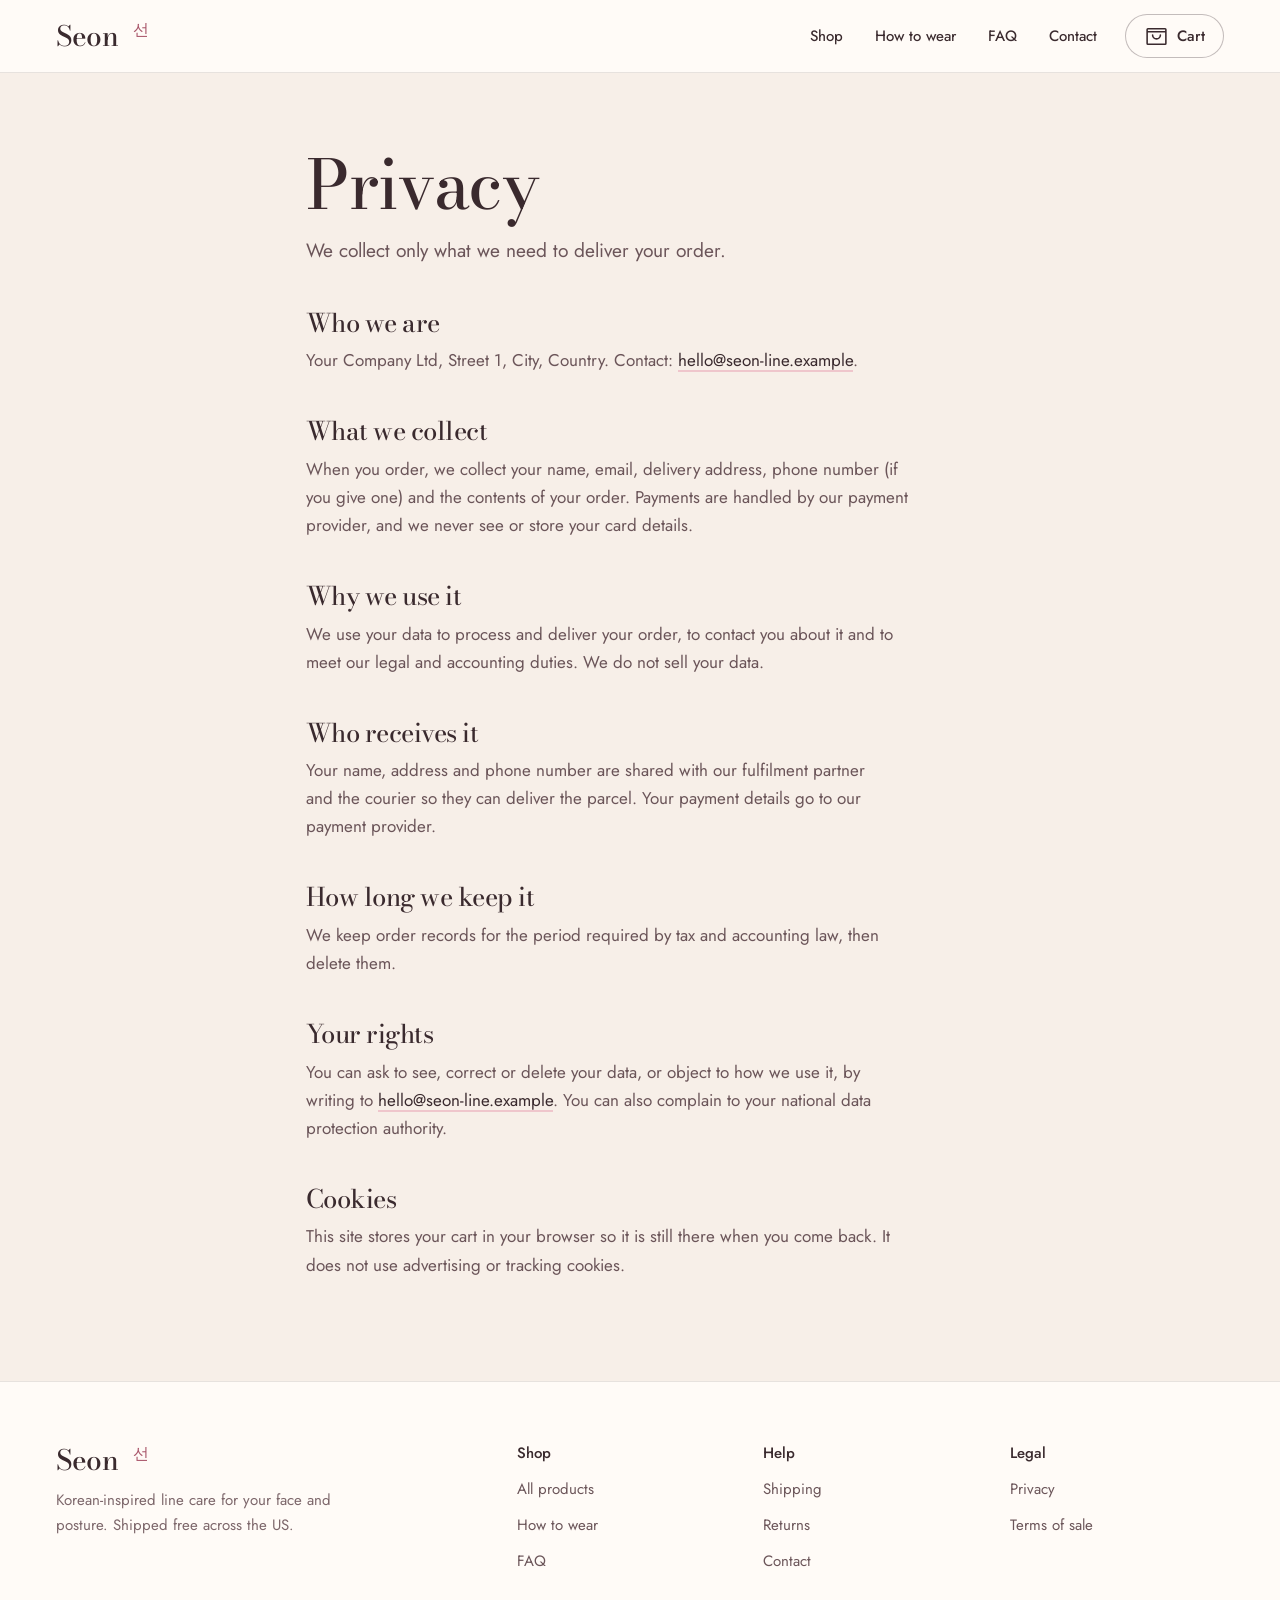
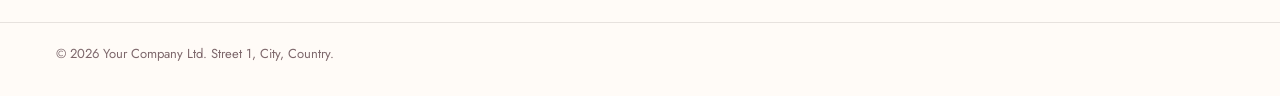
<file: privacy.html>
<!doctype html>
<html lang="en">
<head>
<meta charset="utf-8">
<meta name="viewport" content="width=device-width, initial-scale=1, viewport-fit=cover, interactive-widget=resizes-content">
<meta name="color-scheme" content="light">
<meta name="theme-color" media="(prefers-color-scheme: light)" content="#fffbf7">
<meta name="theme-color" media="(prefers-color-scheme: dark)" content="#fffbf7">
<title>Privacy | Seon</title>
<meta name="description" content="How we handle your personal data.">

<meta property="og:title" content="Privacy | Seon">
<meta property="og:description" content="How we handle your personal data.">
<meta property="og:type" content="website">
<meta property="og:image" content="https://juceviciussimas-max.github.io/seon/assets/img/og.jpg">
<link rel="icon" href="favicon.svg" type="image/svg+xml">
<link rel="preload" href="assets/fonts/bodoni-latin.woff2" as="font" type="font/woff2" crossorigin>
<link rel="preload" href="assets/fonts/jost-latin.woff2" as="font" type="font/woff2" crossorigin>
<link rel="stylesheet" href="assets/css/style.css">
<script>document.documentElement.classList.add('js')</script>
</head>
<body class="page-info">

<a class="skip" href="#main">Skip to content</a>
<header class="site-header" data-header>
  <div class="container site-header__row">
    <a class="brand" href="index.html" aria-label="Seon, home">
      <span class="brand__name">Seon</span><span class="brand__ko" lang="ko">선</span>
    </a>
    <nav class="nav" aria-label="Main">
      <a href="index.html#shop">Shop</a>
      <a href="index.html#ritual">How to wear</a>
      <a href="index.html#faq">FAQ</a>
      <a href="contact.html">Contact</a>
    </nav>
    <button class="cart-btn" type="button" data-cart-open aria-label="Open cart, 0 items" aria-haspopup="dialog">
      <svg class="icon " aria-hidden="true" focusable="false" width="1em" height="1em" xmlns="http://www.w3.org/2000/svg" viewBox="0 0 256 256" fill="currentColor"><path d="M216,40H40A16,16,0,0,0,24,56V200a16,16,0,0,0,16,16H216a16,16,0,0,0,16-16V56A16,16,0,0,0,216,40Zm0,16V72H40V56Zm0,144H40V88H216V200Zm-40-88a48,48,0,0,1-96,0,8,8,0,0,1,16,0,32,32,0,0,0,64,0,8,8,0,0,1,16,0Z"/></svg><span class="cart-btn__label">Cart</span><span class="cart-btn__count" data-cart-count hidden>0</span>
    </button>
  </div>
</header>
<main id="main">
<article class="container prose">
  <h1>Privacy</h1>
  <p class="lead">We collect only what we need to deliver your order.</p>

  <h2>Who we are</h2>
  <p>Your Company Ltd, Street 1, City, Country. Contact: <a href="mailto:hello@seon-line.example">hello@seon-line.example</a>.</p>

  <h2>What we collect</h2>
  <p>When you order, we collect your name, email, delivery address, phone number (if you give one) and the contents of your order. Payments are handled by our payment provider, and we never see or store your card details.</p>

  <h2>Why we use it</h2>
  <p>We use your data to process and deliver your order, to contact you about it and to meet our legal and accounting duties. We do not sell your data.</p>

  <h2>Who receives it</h2>
  <p>Your name, address and phone number are shared with our fulfilment partner and the courier so they can deliver the parcel. Your payment details go to our payment provider.</p>

  <h2>How long we keep it</h2>
  <p>We keep order records for the period required by tax and accounting law, then delete them.</p>

  <h2>Your rights</h2>
  <p>You can ask to see, correct or delete your data, or object to how we use it, by writing to <a href="mailto:hello@seon-line.example">hello@seon-line.example</a>. You can also complain to your national data protection authority.</p>

  <h2>Cookies</h2>
  <p>This site stores your cart in your browser so it is still there when you come back. It does not use advertising or tracking cookies.</p>
</article>

</main>

<footer class="site-footer">
  <div class="container site-footer__grid">
    <div class="site-footer__brand">
      <a class="brand" href="index.html"><span class="brand__name">Seon</span><span class="brand__ko" lang="ko">선</span></a>
      <p>Korean-inspired line care for your face and posture. Shipped free across the US.</p>
    </div>
    <nav aria-label="Shop">
      <h2>Shop</h2>
      <ul>
        <li><a href="index.html#shop">All products</a></li>
        <li><a href="index.html#ritual">How to wear</a></li>
        <li><a href="index.html#faq">FAQ</a></li>
      </ul>
    </nav>
    <nav aria-label="Help">
      <h2>Help</h2>
      <ul>
        <li><a href="shipping.html">Shipping</a></li>
        <li><a href="returns.html">Returns</a></li>
        <li><a href="contact.html">Contact</a></li>
      </ul>
    </nav>
    <nav aria-label="Legal">
      <h2>Legal</h2>
      <ul>
        <li><a href="privacy.html">Privacy</a></li>
        <li><a href="terms.html">Terms of sale</a></li>
      </ul>
    </nav>
  </div>
  <div class="container site-footer__legal">
    <p>&copy; 2026 Your Company Ltd. Street 1, City, Country. </p>
  </div>
</footer>

<div class="drawer" data-drawer hidden>
  <div class="drawer__scrim" data-cart-close></div>
  <aside class="drawer__panel" role="dialog" aria-modal="true" aria-labelledby="drawer-title" tabindex="-1">
    <div class="drawer__head">
      <h2 id="drawer-title">Your cart</h2>
      <button class="icon-btn" type="button" data-cart-close aria-label="Close cart"><svg class="icon " aria-hidden="true" focusable="false" width="1em" height="1em" xmlns="http://www.w3.org/2000/svg" viewBox="0 0 256 256" fill="currentColor"><path d="M205.66,194.34a8,8,0,0,1-11.32,11.32L128,139.31,61.66,205.66a8,8,0,0,1-11.32-11.32L116.69,128,50.34,61.66A8,8,0,0,1,61.66,50.34L128,116.69l66.34-66.35a8,8,0,0,1,11.32,11.32L139.31,128Z"/></svg></button>
    </div>
    <div class="drawer__body" data-drawer-body></div>
    <div class="drawer__foot" data-drawer-foot></div>
  </aside>
</div>
<div class="sr-only" aria-live="polite" data-live></div>
<script src="assets/js/config.js"></script>
<script src="assets/js/app.js"></script>


</body>
</html>
</file>
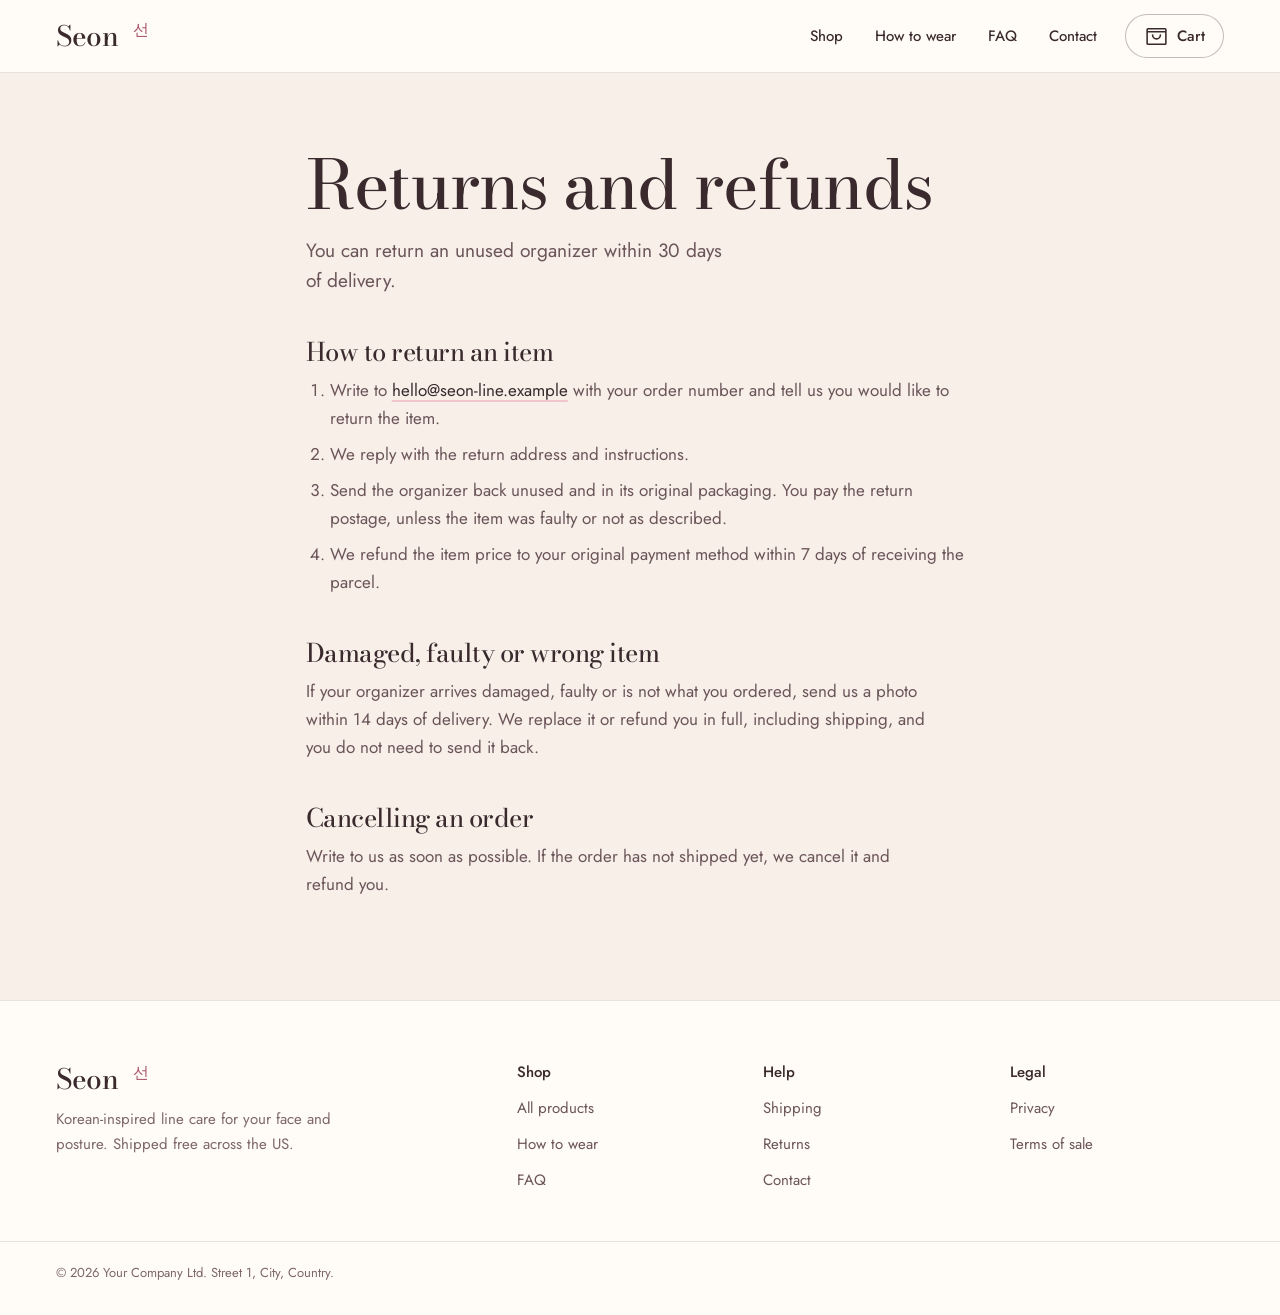
<file: returns.html>
<!doctype html>
<html lang="en">
<head>
<meta charset="utf-8">
<meta name="viewport" content="width=device-width, initial-scale=1, viewport-fit=cover, interactive-widget=resizes-content">
<meta name="color-scheme" content="light">
<meta name="theme-color" media="(prefers-color-scheme: light)" content="#fffbf7">
<meta name="theme-color" media="(prefers-color-scheme: dark)" content="#fffbf7">
<title>Returns | Seon</title>
<meta name="description" content="How returns and refunds work.">

<meta property="og:title" content="Returns | Seon">
<meta property="og:description" content="How returns and refunds work.">
<meta property="og:type" content="website">
<meta property="og:image" content="https://juceviciussimas-max.github.io/seon/assets/img/og.jpg">
<link rel="icon" href="favicon.svg" type="image/svg+xml">
<link rel="preload" href="assets/fonts/bodoni-latin.woff2" as="font" type="font/woff2" crossorigin>
<link rel="preload" href="assets/fonts/jost-latin.woff2" as="font" type="font/woff2" crossorigin>
<link rel="stylesheet" href="assets/css/style.css">
<script>document.documentElement.classList.add('js')</script>
</head>
<body class="page-info">

<a class="skip" href="#main">Skip to content</a>
<header class="site-header" data-header>
  <div class="container site-header__row">
    <a class="brand" href="index.html" aria-label="Seon, home">
      <span class="brand__name">Seon</span><span class="brand__ko" lang="ko">선</span>
    </a>
    <nav class="nav" aria-label="Main">
      <a href="index.html#shop">Shop</a>
      <a href="index.html#ritual">How to wear</a>
      <a href="index.html#faq">FAQ</a>
      <a href="contact.html">Contact</a>
    </nav>
    <button class="cart-btn" type="button" data-cart-open aria-label="Open cart, 0 items" aria-haspopup="dialog">
      <svg class="icon " aria-hidden="true" focusable="false" width="1em" height="1em" xmlns="http://www.w3.org/2000/svg" viewBox="0 0 256 256" fill="currentColor"><path d="M216,40H40A16,16,0,0,0,24,56V200a16,16,0,0,0,16,16H216a16,16,0,0,0,16-16V56A16,16,0,0,0,216,40Zm0,16V72H40V56Zm0,144H40V88H216V200Zm-40-88a48,48,0,0,1-96,0,8,8,0,0,1,16,0,32,32,0,0,0,64,0,8,8,0,0,1,16,0Z"/></svg><span class="cart-btn__label">Cart</span><span class="cart-btn__count" data-cart-count hidden>0</span>
    </button>
  </div>
</header>
<main id="main">
<article class="container prose">
  <h1>Returns and refunds</h1>
  <p class="lead">You can return an unused organizer within 30 days of delivery.</p>

  <h2>How to return an item</h2>
  <ol>
    <li>Write to <a href="mailto:hello@seon-line.example">hello@seon-line.example</a> with your order number and tell us you would like to return the item.</li>
    <li>We reply with the return address and instructions.</li>
    <li>Send the organizer back unused and in its original packaging. You pay the return postage, unless the item was faulty or not as described.</li>
    <li>We refund the item price to your original payment method within 7 days of receiving the parcel.</li>
  </ol>

  <h2>Damaged, faulty or wrong item</h2>
  <p>If your organizer arrives damaged, faulty or is not what you ordered, send us a photo within 14 days of delivery. We replace it or refund you in full, including shipping, and you do not need to send it back.</p>

  <h2>Cancelling an order</h2>
  <p>Write to us as soon as possible. If the order has not shipped yet, we cancel it and refund you.</p>
</article>

</main>

<footer class="site-footer">
  <div class="container site-footer__grid">
    <div class="site-footer__brand">
      <a class="brand" href="index.html"><span class="brand__name">Seon</span><span class="brand__ko" lang="ko">선</span></a>
      <p>Korean-inspired line care for your face and posture. Shipped free across the US.</p>
    </div>
    <nav aria-label="Shop">
      <h2>Shop</h2>
      <ul>
        <li><a href="index.html#shop">All products</a></li>
        <li><a href="index.html#ritual">How to wear</a></li>
        <li><a href="index.html#faq">FAQ</a></li>
      </ul>
    </nav>
    <nav aria-label="Help">
      <h2>Help</h2>
      <ul>
        <li><a href="shipping.html">Shipping</a></li>
        <li><a href="returns.html">Returns</a></li>
        <li><a href="contact.html">Contact</a></li>
      </ul>
    </nav>
    <nav aria-label="Legal">
      <h2>Legal</h2>
      <ul>
        <li><a href="privacy.html">Privacy</a></li>
        <li><a href="terms.html">Terms of sale</a></li>
      </ul>
    </nav>
  </div>
  <div class="container site-footer__legal">
    <p>&copy; 2026 Your Company Ltd. Street 1, City, Country. </p>
  </div>
</footer>

<div class="drawer" data-drawer hidden>
  <div class="drawer__scrim" data-cart-close></div>
  <aside class="drawer__panel" role="dialog" aria-modal="true" aria-labelledby="drawer-title" tabindex="-1">
    <div class="drawer__head">
      <h2 id="drawer-title">Your cart</h2>
      <button class="icon-btn" type="button" data-cart-close aria-label="Close cart"><svg class="icon " aria-hidden="true" focusable="false" width="1em" height="1em" xmlns="http://www.w3.org/2000/svg" viewBox="0 0 256 256" fill="currentColor"><path d="M205.66,194.34a8,8,0,0,1-11.32,11.32L128,139.31,61.66,205.66a8,8,0,0,1-11.32-11.32L116.69,128,50.34,61.66A8,8,0,0,1,61.66,50.34L128,116.69l66.34-66.35a8,8,0,0,1,11.32,11.32L139.31,128Z"/></svg></button>
    </div>
    <div class="drawer__body" data-drawer-body></div>
    <div class="drawer__foot" data-drawer-foot></div>
  </aside>
</div>
<div class="sr-only" aria-live="polite" data-live></div>
<script src="assets/js/config.js"></script>
<script src="assets/js/app.js"></script>


</body>
</html>
</file>
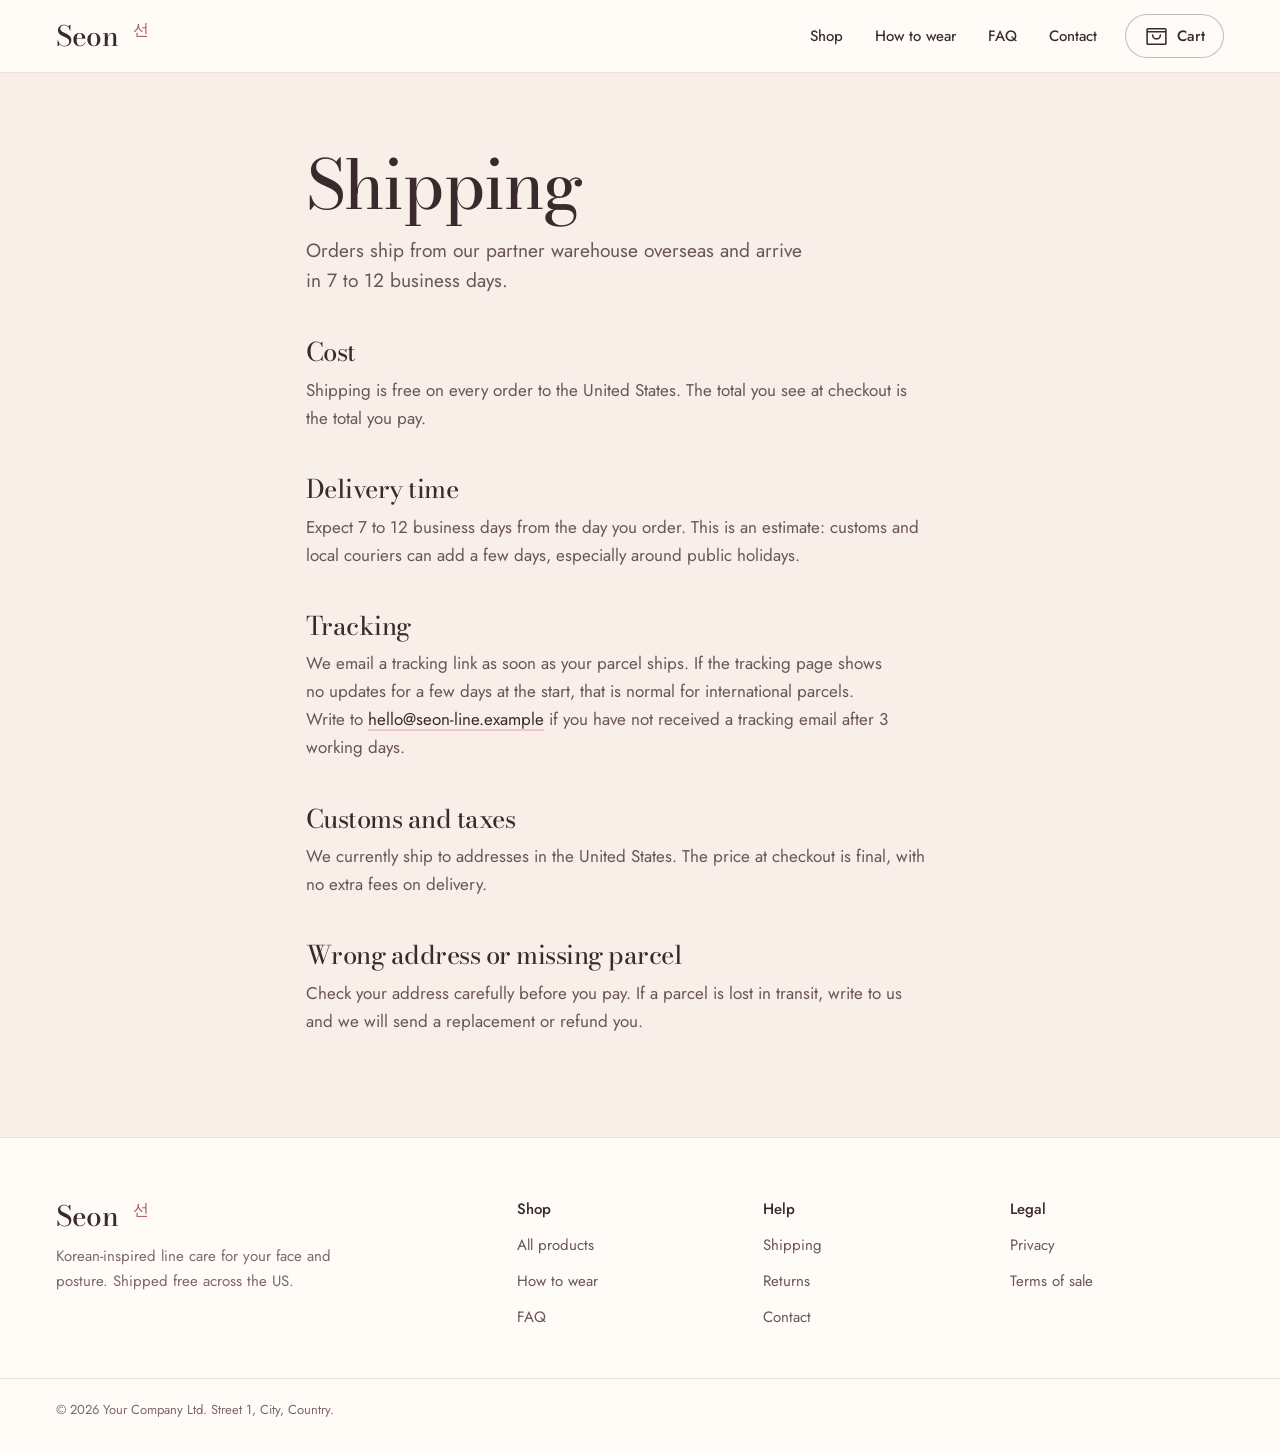
<file: shipping.html>
<!doctype html>
<html lang="en">
<head>
<meta charset="utf-8">
<meta name="viewport" content="width=device-width, initial-scale=1, viewport-fit=cover, interactive-widget=resizes-content">
<meta name="color-scheme" content="light">
<meta name="theme-color" media="(prefers-color-scheme: light)" content="#fffbf7">
<meta name="theme-color" media="(prefers-color-scheme: dark)" content="#fffbf7">
<title>Shipping | Seon</title>
<meta name="description" content="Delivery times, costs and tracking.">

<meta property="og:title" content="Shipping | Seon">
<meta property="og:description" content="Delivery times, costs and tracking.">
<meta property="og:type" content="website">
<meta property="og:image" content="https://juceviciussimas-max.github.io/seon/assets/img/og.jpg">
<link rel="icon" href="favicon.svg" type="image/svg+xml">
<link rel="preload" href="assets/fonts/bodoni-latin.woff2" as="font" type="font/woff2" crossorigin>
<link rel="preload" href="assets/fonts/jost-latin.woff2" as="font" type="font/woff2" crossorigin>
<link rel="stylesheet" href="assets/css/style.css">
<script>document.documentElement.classList.add('js')</script>
</head>
<body class="page-info">

<a class="skip" href="#main">Skip to content</a>
<header class="site-header" data-header>
  <div class="container site-header__row">
    <a class="brand" href="index.html" aria-label="Seon, home">
      <span class="brand__name">Seon</span><span class="brand__ko" lang="ko">선</span>
    </a>
    <nav class="nav" aria-label="Main">
      <a href="index.html#shop">Shop</a>
      <a href="index.html#ritual">How to wear</a>
      <a href="index.html#faq">FAQ</a>
      <a href="contact.html">Contact</a>
    </nav>
    <button class="cart-btn" type="button" data-cart-open aria-label="Open cart, 0 items" aria-haspopup="dialog">
      <svg class="icon " aria-hidden="true" focusable="false" width="1em" height="1em" xmlns="http://www.w3.org/2000/svg" viewBox="0 0 256 256" fill="currentColor"><path d="M216,40H40A16,16,0,0,0,24,56V200a16,16,0,0,0,16,16H216a16,16,0,0,0,16-16V56A16,16,0,0,0,216,40Zm0,16V72H40V56Zm0,144H40V88H216V200Zm-40-88a48,48,0,0,1-96,0,8,8,0,0,1,16,0,32,32,0,0,0,64,0,8,8,0,0,1,16,0Z"/></svg><span class="cart-btn__label">Cart</span><span class="cart-btn__count" data-cart-count hidden>0</span>
    </button>
  </div>
</header>
<main id="main">
<article class="container prose">
  <h1>Shipping</h1>
  <p class="lead">Orders ship from our partner warehouse overseas and arrive in 7 to 12 business days.</p>

  <h2>Cost</h2>
  <p>Shipping is free on every order to the United States. The total you see at checkout is the total you pay.</p>

  <h2>Delivery time</h2>
  <p>Expect 7 to 12 business days from the day you order. This is an estimate: customs and local couriers can add a few days, especially around public holidays.</p>

  <h2>Tracking</h2>
  <p>We email a tracking link as soon as your parcel ships. If the tracking page shows no updates for a few days at the start, that is normal for international parcels. Write to <a href="mailto:hello@seon-line.example">hello@seon-line.example</a> if you have not received a tracking email after 3 working days.</p>

  <h2>Customs and taxes</h2>
  <p>We currently ship to addresses in the United States. The price at checkout is final, with no extra fees on delivery.</p>

  <h2>Wrong address or missing parcel</h2>
  <p>Check your address carefully before you pay. If a parcel is lost in transit, write to us and we will send a replacement or refund you.</p>
</article>

</main>

<footer class="site-footer">
  <div class="container site-footer__grid">
    <div class="site-footer__brand">
      <a class="brand" href="index.html"><span class="brand__name">Seon</span><span class="brand__ko" lang="ko">선</span></a>
      <p>Korean-inspired line care for your face and posture. Shipped free across the US.</p>
    </div>
    <nav aria-label="Shop">
      <h2>Shop</h2>
      <ul>
        <li><a href="index.html#shop">All products</a></li>
        <li><a href="index.html#ritual">How to wear</a></li>
        <li><a href="index.html#faq">FAQ</a></li>
      </ul>
    </nav>
    <nav aria-label="Help">
      <h2>Help</h2>
      <ul>
        <li><a href="shipping.html">Shipping</a></li>
        <li><a href="returns.html">Returns</a></li>
        <li><a href="contact.html">Contact</a></li>
      </ul>
    </nav>
    <nav aria-label="Legal">
      <h2>Legal</h2>
      <ul>
        <li><a href="privacy.html">Privacy</a></li>
        <li><a href="terms.html">Terms of sale</a></li>
      </ul>
    </nav>
  </div>
  <div class="container site-footer__legal">
    <p>&copy; 2026 Your Company Ltd. Street 1, City, Country. </p>
  </div>
</footer>

<div class="drawer" data-drawer hidden>
  <div class="drawer__scrim" data-cart-close></div>
  <aside class="drawer__panel" role="dialog" aria-modal="true" aria-labelledby="drawer-title" tabindex="-1">
    <div class="drawer__head">
      <h2 id="drawer-title">Your cart</h2>
      <button class="icon-btn" type="button" data-cart-close aria-label="Close cart"><svg class="icon " aria-hidden="true" focusable="false" width="1em" height="1em" xmlns="http://www.w3.org/2000/svg" viewBox="0 0 256 256" fill="currentColor"><path d="M205.66,194.34a8,8,0,0,1-11.32,11.32L128,139.31,61.66,205.66a8,8,0,0,1-11.32-11.32L116.69,128,50.34,61.66A8,8,0,0,1,61.66,50.34L128,116.69l66.34-66.35a8,8,0,0,1,11.32,11.32L139.31,128Z"/></svg></button>
    </div>
    <div class="drawer__body" data-drawer-body></div>
    <div class="drawer__foot" data-drawer-foot></div>
  </aside>
</div>
<div class="sr-only" aria-live="polite" data-live></div>
<script src="assets/js/config.js"></script>
<script src="assets/js/app.js"></script>


</body>
</html>
</file>
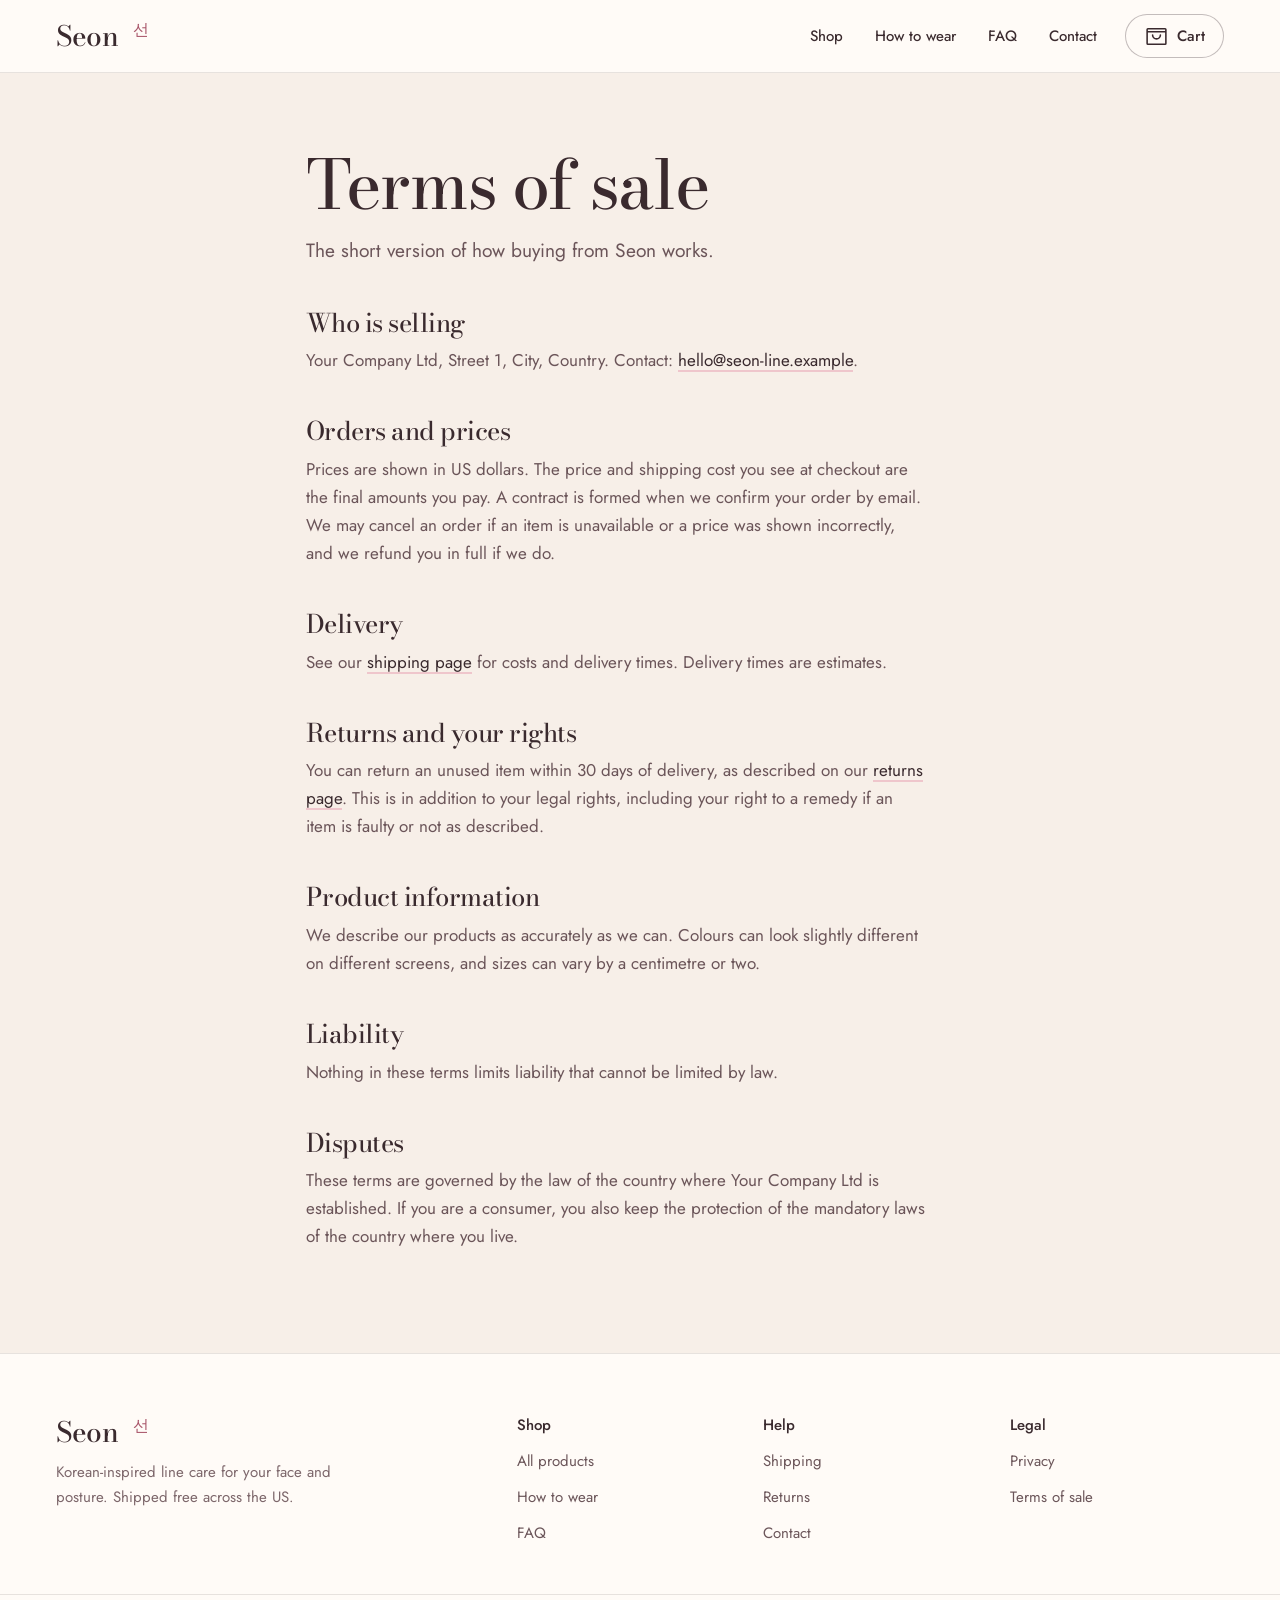
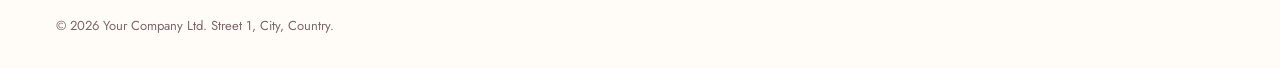
<file: terms.html>
<!doctype html>
<html lang="en">
<head>
<meta charset="utf-8">
<meta name="viewport" content="width=device-width, initial-scale=1, viewport-fit=cover, interactive-widget=resizes-content">
<meta name="color-scheme" content="light">
<meta name="theme-color" media="(prefers-color-scheme: light)" content="#fffbf7">
<meta name="theme-color" media="(prefers-color-scheme: dark)" content="#fffbf7">
<title>Terms | Seon</title>
<meta name="description" content="Terms of sale.">

<meta property="og:title" content="Terms | Seon">
<meta property="og:description" content="Terms of sale.">
<meta property="og:type" content="website">
<meta property="og:image" content="https://juceviciussimas-max.github.io/seon/assets/img/og.jpg">
<link rel="icon" href="favicon.svg" type="image/svg+xml">
<link rel="preload" href="assets/fonts/bodoni-latin.woff2" as="font" type="font/woff2" crossorigin>
<link rel="preload" href="assets/fonts/jost-latin.woff2" as="font" type="font/woff2" crossorigin>
<link rel="stylesheet" href="assets/css/style.css">
<script>document.documentElement.classList.add('js')</script>
</head>
<body class="page-info">

<a class="skip" href="#main">Skip to content</a>
<header class="site-header" data-header>
  <div class="container site-header__row">
    <a class="brand" href="index.html" aria-label="Seon, home">
      <span class="brand__name">Seon</span><span class="brand__ko" lang="ko">선</span>
    </a>
    <nav class="nav" aria-label="Main">
      <a href="index.html#shop">Shop</a>
      <a href="index.html#ritual">How to wear</a>
      <a href="index.html#faq">FAQ</a>
      <a href="contact.html">Contact</a>
    </nav>
    <button class="cart-btn" type="button" data-cart-open aria-label="Open cart, 0 items" aria-haspopup="dialog">
      <svg class="icon " aria-hidden="true" focusable="false" width="1em" height="1em" xmlns="http://www.w3.org/2000/svg" viewBox="0 0 256 256" fill="currentColor"><path d="M216,40H40A16,16,0,0,0,24,56V200a16,16,0,0,0,16,16H216a16,16,0,0,0,16-16V56A16,16,0,0,0,216,40Zm0,16V72H40V56Zm0,144H40V88H216V200Zm-40-88a48,48,0,0,1-96,0,8,8,0,0,1,16,0,32,32,0,0,0,64,0,8,8,0,0,1,16,0Z"/></svg><span class="cart-btn__label">Cart</span><span class="cart-btn__count" data-cart-count hidden>0</span>
    </button>
  </div>
</header>
<main id="main">
<article class="container prose">
  <h1>Terms of sale</h1>
  <p class="lead">The short version of how buying from Seon works.</p>

  <h2>Who is selling</h2>
  <p>Your Company Ltd, Street 1, City, Country.  Contact: <a href="mailto:hello@seon-line.example">hello@seon-line.example</a>.</p>

  <h2>Orders and prices</h2>
  <p>Prices are shown in US dollars. The price and shipping cost you see at checkout are the final amounts you pay. A contract is formed when we confirm your order by email. We may cancel an order if an item is unavailable or a price was shown incorrectly, and we refund you in full if we do.</p>

  <h2>Delivery</h2>
  <p>See our <a href="shipping.html">shipping page</a> for costs and delivery times. Delivery times are estimates.</p>

  <h2>Returns and your rights</h2>
  <p>You can return an unused item within 30 days of delivery, as described on our <a href="returns.html">returns page</a>. This is in addition to your legal rights, including your right to a remedy if an item is faulty or not as described.</p>

  <h2>Product information</h2>
  <p>We describe our products as accurately as we can. Colours can look slightly different on different screens, and sizes can vary by a centimetre or two.</p>

  <h2>Liability</h2>
  <p>Nothing in these terms limits liability that cannot be limited by law.</p>

  <h2>Disputes</h2>
  <p>These terms are governed by the law of the country where Your Company Ltd is established. If you are a consumer, you also keep the protection of the mandatory laws of the country where you live.</p>
</article>

</main>

<footer class="site-footer">
  <div class="container site-footer__grid">
    <div class="site-footer__brand">
      <a class="brand" href="index.html"><span class="brand__name">Seon</span><span class="brand__ko" lang="ko">선</span></a>
      <p>Korean-inspired line care for your face and posture. Shipped free across the US.</p>
    </div>
    <nav aria-label="Shop">
      <h2>Shop</h2>
      <ul>
        <li><a href="index.html#shop">All products</a></li>
        <li><a href="index.html#ritual">How to wear</a></li>
        <li><a href="index.html#faq">FAQ</a></li>
      </ul>
    </nav>
    <nav aria-label="Help">
      <h2>Help</h2>
      <ul>
        <li><a href="shipping.html">Shipping</a></li>
        <li><a href="returns.html">Returns</a></li>
        <li><a href="contact.html">Contact</a></li>
      </ul>
    </nav>
    <nav aria-label="Legal">
      <h2>Legal</h2>
      <ul>
        <li><a href="privacy.html">Privacy</a></li>
        <li><a href="terms.html">Terms of sale</a></li>
      </ul>
    </nav>
  </div>
  <div class="container site-footer__legal">
    <p>&copy; 2026 Your Company Ltd. Street 1, City, Country. </p>
  </div>
</footer>

<div class="drawer" data-drawer hidden>
  <div class="drawer__scrim" data-cart-close></div>
  <aside class="drawer__panel" role="dialog" aria-modal="true" aria-labelledby="drawer-title" tabindex="-1">
    <div class="drawer__head">
      <h2 id="drawer-title">Your cart</h2>
      <button class="icon-btn" type="button" data-cart-close aria-label="Close cart"><svg class="icon " aria-hidden="true" focusable="false" width="1em" height="1em" xmlns="http://www.w3.org/2000/svg" viewBox="0 0 256 256" fill="currentColor"><path d="M205.66,194.34a8,8,0,0,1-11.32,11.32L128,139.31,61.66,205.66a8,8,0,0,1-11.32-11.32L116.69,128,50.34,61.66A8,8,0,0,1,61.66,50.34L128,116.69l66.34-66.35a8,8,0,0,1,11.32,11.32L139.31,128Z"/></svg></button>
    </div>
    <div class="drawer__body" data-drawer-body></div>
    <div class="drawer__foot" data-drawer-foot></div>
  </aside>
</div>
<div class="sr-only" aria-live="polite" data-live></div>
<script src="assets/js/config.js"></script>
<script src="assets/js/app.js"></script>


</body>
</html>
</file>
<file: assets/css/style.css>
/* Perch. Warm white, cream and baby pink with plum-brown ink. Bodoni Moda for display, Jost for text.
   Radius rule: interactive controls are pills, photos and panels are 20px. One accent family (blush/rose). */

@font-face { font-family: "Bodoni Moda"; src: url("../fonts/bodoni-latin.woff2") format("woff2"); font-weight: 400 900; font-style: normal; font-display: swap; unicode-range: U+0000-00FF, U+0131, U+0152-0153, U+02BB-02BC, U+02C6, U+02DA, U+02DC, U+0304, U+0308, U+0329, U+2000-206F, U+20AC, U+2122, U+2191, U+2193, U+2212, U+2215, U+FEFF, U+FFFD; }
@font-face { font-family: "Bodoni Moda"; src: url("../fonts/bodoni-latin-ext.woff2") format("woff2"); font-weight: 400 900; font-style: normal; font-display: swap; unicode-range: U+0100-02BA, U+02BD-02C5, U+02C7-02CC, U+02CE-02D7, U+02DD-02FF, U+1E00-1E9F, U+20A0-20AB, U+20AD-20C0, U+2C60-2C7F, U+A720-A7FF; }
@font-face { font-family: "Bodoni Moda"; src: url("../fonts/bodoni-latin-italic.woff2") format("woff2"); font-weight: 400 900; font-style: italic; font-display: swap; unicode-range: U+0000-00FF, U+2000-206F, U+20AC; }
@font-face { font-family: "Jost"; src: url("../fonts/jost-latin.woff2") format("woff2"); font-weight: 100 900; font-display: swap; unicode-range: U+0000-00FF, U+0131, U+0152-0153, U+02BB-02BC, U+02C6, U+02DA, U+02DC, U+0304, U+0308, U+0329, U+2000-206F, U+20AC, U+2122, U+2191, U+2193, U+2212, U+2215, U+FEFF, U+FFFD; }
@font-face { font-family: "Jost"; src: url("../fonts/jost-latin-ext.woff2") format("woff2"); font-weight: 100 900; font-display: swap; unicode-range: U+0100-02BA, U+02BD-02C5, U+02C7-02CC, U+02CE-02D7, U+02DD-02FF, U+1E00-1E9F, U+20A0-20AB, U+20AD-20C0, U+2C60-2C7F, U+A720-A7FF; }

:root {
  color-scheme: light;
  --paper: #fffbf7;
  --cream: #f7efe8;
  --blush: #f6dcdf;
  --blush-2: #efc6cc;
  --rose: #a9566a;
  --ink: #3a2a2e;
  --ink-2: #6b5559;
  --muted: #7d676b;
  --line: rgba(58, 42, 46, 0.12);
  --line-strong: rgba(58, 42, 46, 0.3);
  --danger: #a3303f;
  --shadow: 0 2px 4px rgba(90, 50, 58, 0.05), 0 24px 48px -24px rgba(90, 50, 58, 0.28);
  --font-display: "Bodoni Moda", "Didot", "Bodoni 72", Georgia, serif;
  --font-body: "Jost", "Futura", "Century Gothic", ui-sans-serif, system-ui, sans-serif;
  --ease-out: cubic-bezier(0.23, 1, 0.32, 1);
  --ease-in-out: cubic-bezier(0.77, 0, 0.175, 1);
  --ease-drawer: cubic-bezier(0.32, 0.72, 0, 1);
  --r-media: 20px;
  --r-pill: 999px;
  --gutter: clamp(18px, 4.5vw, 56px);
  --header-h: 72px;
}

*, *::before, *::after { box-sizing: border-box; }
html { -webkit-text-size-adjust: 100%; -webkit-tap-highlight-color: transparent; scroll-padding-top: calc(var(--header-h) + 12px); scrollbar-color: var(--blush-2) var(--paper); }
body { margin: 0; background: var(--paper); color: var(--ink); font-family: var(--font-body); font-size: 1.0625rem; line-height: 1.65; -webkit-font-smoothing: antialiased; text-rendering: optimizeLegibility; }
body.is-locked { overflow: hidden; }
img { display: block; max-width: 100%; height: auto; }
picture { display: block; }
button, input, select { font: inherit; color: inherit; }
button { cursor: pointer; }
h1, h2, h3, p, ul, ol, dl, dd, figure { margin: 0; }
ul, ol { padding: 0; list-style: none; }
[hidden] { display: none !important; }
::selection { background: var(--blush-2); color: var(--ink); }
input, select { caret-color: var(--rose); accent-color: var(--rose); }
a { color: inherit; text-decoration-thickness: 1px; text-underline-offset: 0.22em; }
:focus-visible { outline: 2px solid var(--rose); outline-offset: 3px; border-radius: 6px; }
.sr-only { position: absolute; width: 1px; height: 1px; padding: 0; margin: -1px; overflow: hidden; clip: rect(0, 0, 0, 0); white-space: nowrap; border: 0; }
.skip { position: absolute; left: 12px; top: -64px; z-index: 200; background: var(--ink); color: var(--paper); padding: 10px 18px; border-radius: var(--r-pill); transition: top 160ms var(--ease-out); }
.skip:focus { top: 12px; }
.container { width: 100%; max-width: 1320px; margin-inline: auto; padding-inline: max(var(--gutter), env(safe-area-inset-left)) max(var(--gutter), env(safe-area-inset-right)); }
.icon { flex: none; width: 1.25em; height: 1.25em; }

h1, h2, h3, .brand__name, .price { font-family: var(--font-display); font-weight: 450; }
h2 { font-size: clamp(2.1rem, 4.2vw, 3.6rem); line-height: 1.04; letter-spacing: -0.02em; text-wrap: balance; }
h3 { font-size: 1.25rem; line-height: 1.25; }
p { max-width: 62ch; text-wrap: pretty; }
.lead { font-size: clamp(1.1rem, 1.5vw, 1.3rem); color: var(--ink-2); line-height: 1.55; max-width: 42ch; }
.section { padding-block: clamp(72px, 10vw, 150px); }
.section__title { margin-bottom: clamp(20px, 2.4vw, 32px); }

.btn { display: inline-flex; align-items: center; justify-content: center; gap: 10px; min-height: 54px; padding: 0 30px; border: 1.5px solid transparent; border-radius: var(--r-pill); font-family: var(--font-body); font-weight: 500; font-size: 1rem; letter-spacing: 0.01em; line-height: 1; text-decoration: none; white-space: nowrap; touch-action: manipulation; user-select: none; -webkit-user-select: none; -webkit-touch-callout: none; transition: transform 160ms var(--ease-out), background-color 200ms ease, border-color 200ms ease, color 200ms ease; }
.btn:active { transform: scale(0.97); }
.btn--primary { background: var(--ink); color: var(--paper); }
.btn--ghost { border-color: var(--line-strong); color: var(--ink); background: transparent; }
.btn--grow { flex: 1; }
.btn[disabled] { opacity: 0.5; cursor: not-allowed; }
.btn.is-done { background: var(--rose); color: var(--paper); }
.btn__label { display: inline-flex; align-items: center; gap: 8px; }
.icon-btn { display: inline-grid; place-items: center; width: 44px; height: 44px; font-size: 1.375rem; border: 0; background: transparent; border-radius: var(--r-pill); touch-action: manipulation; transition: transform 160ms var(--ease-out), background-color 160ms ease; }
.icon-btn:active { transform: scale(0.94); }
.text-link { font-weight: 500; color: var(--ink); text-decoration: underline; text-decoration-color: var(--blush-2); text-decoration-thickness: 2px; text-underline-offset: 0.3em; transition: text-decoration-color 200ms ease; }
@media (hover: hover) and (pointer: fine) {
  .btn--primary:hover { background: #523d42; }
  .btn--ghost:hover { border-color: var(--ink); }
  .icon-btn:hover { background: var(--cream); }
  .text-link:hover { text-decoration-color: var(--rose); }
}

.site-header { position: sticky; top: env(safe-area-inset-top, 0px); z-index: 50; background: var(--paper); border-bottom: 1px solid var(--line); }
.page-home .site-header { position: fixed; left: 0; right: 0; background: transparent; border-color: transparent; transition: background-color 300ms ease, border-color 300ms ease; }
.page-home .site-header.is-solid { background: var(--paper); border-color: var(--line); }
.site-header__row { display: flex; align-items: center; gap: 28px; height: var(--header-h); }
.brand { display: inline-flex; align-items: center; gap: 8px; text-decoration: none; margin-right: auto; }
.brand__mark { font-size: 1.5rem; color: var(--rose); }
.brand__name { font-size: 1.75rem; letter-spacing: -0.01em; font-weight: 500; line-height: 1; }
.nav { display: flex; gap: 32px; font-size: 0.9375rem; font-weight: 450; }
.nav a { text-decoration: none; padding: 8px 0; }
.cart-btn { position: relative; display: inline-flex; align-items: center; gap: 8px; min-height: 44px; padding: 0 18px; font-weight: 500; font-size: 0.9375rem; background: var(--paper); border: 1.5px solid var(--line-strong); border-radius: var(--r-pill); touch-action: manipulation; transition: transform 160ms var(--ease-out), border-color 200ms ease; }
.cart-btn .icon { font-size: 1.25rem; }
.cart-btn:active { transform: scale(0.97); }
.cart-btn__count { display: inline-grid; place-items: center; min-width: 22px; height: 22px; padding: 0 6px; border-radius: 11px; background: var(--blush-2); color: var(--ink); font-size: 0.75rem; font-weight: 600; font-variant-numeric: tabular-nums; }
.cart-btn.is-bump .cart-btn__count { animation: bump 340ms var(--ease-out); }
@keyframes bump { 0% { transform: scale(0.8); } 55% { transform: scale(1.18); } 100% { transform: scale(1); } }
@media (hover: hover) and (pointer: fine) { .nav a:hover { text-decoration: underline; text-decoration-color: var(--blush-2); text-decoration-thickness: 2px; text-underline-offset: 6px; } .cart-btn:hover { border-color: var(--ink); } }
@media (max-width: 760px) { .nav { display: none; } .cart-btn__label { display: none; } .cart-btn { padding: 0 14px; } }

/* Hero: pinned stage, the camera pushes into the closet on scroll */
.hero { position: relative; }
.hero__stage { position: relative; height: 100svh; min-height: 560px; overflow: hidden; background: var(--cream); }
.hero__media { position: absolute; inset: 0; transform-origin: 74% 46%; }
.hero__media img { width: 100%; height: 100%; object-fit: cover; object-position: 68% 50%; }
.hero__veil { position: absolute; inset: 0; background: linear-gradient(90deg, rgba(255, 251, 247, 0.72) 0%, rgba(255, 251, 247, 0.35) 34%, rgba(255, 251, 247, 0) 56%); pointer-events: none; }
.hero__inner { position: relative; height: 100%; display: flex; align-items: center; }
.hero__copy { display: grid; gap: 26px; justify-items: start; max-width: 600px; padding-top: var(--header-h); }
.hero__title { font-size: clamp(3.2rem, 7.4vw, 7.25rem); line-height: 0.96; letter-spacing: -0.03em; font-weight: 420; }
.hero__title .line { display: block; overflow: hidden; padding-bottom: 0.08em; }
.hero__title .line > span { display: block; }
.hero__lead { font-size: clamp(1.1rem, 1.4vw, 1.3rem); color: var(--ink-2); max-width: 30ch; line-height: 1.5; }
.hero__cta { display: flex; align-items: center; gap: 22px; flex-wrap: wrap; }
.hero__price { color: var(--ink-2); font-size: 0.9375rem; }
.hero__after { position: absolute; left: max(var(--gutter), env(safe-area-inset-left)); bottom: clamp(48px, 9vh, 96px); font-family: var(--font-display); font-style: italic; font-weight: 400; font-size: clamp(2.4rem, 5vw, 4.75rem); line-height: 1.04; letter-spacing: -0.02em; opacity: 0; max-width: none; padding-bottom: 0.1em; }
@media (prefers-reduced-motion: no-preference) {
  .js .hero__title .line > span { transform: translateY(108%); }
  .js .hero__lead, .js .hero__cta { opacity: 0; transform: translateY(12px); }
  .js.is-ready .hero__title .line > span { transform: none; transition: transform 1100ms var(--ease-out); }
  .js.is-ready .hero__title .line:nth-child(2) > span { transition-delay: 90ms; }
  .js.is-ready .hero__lead, .js.is-ready .hero__cta { opacity: 1; transform: none; transition: opacity 700ms ease 380ms, transform 900ms var(--ease-out) 380ms; }
  .js.is-ready .hero__cta { transition-delay: 480ms; }
}
@media (max-width: 760px) {
  .hero__media { transform-origin: 80% 45%; }
  .hero__media img { object-position: 80% 50%; }
  .hero__veil { background: linear-gradient(0deg, rgba(255, 251, 247, 0.97) 0%, rgba(255, 251, 247, 0.85) 34%, rgba(255, 251, 247, 0) 62%); }
  .hero__inner { align-items: flex-end; padding-bottom: calc(36px + env(safe-area-inset-bottom)); }
  .hero__copy { gap: 18px; padding-top: 0; }
  .hero__title { font-size: clamp(2.9rem, 13vw, 4rem); }
  .hero__after { bottom: auto; top: calc(var(--header-h) + 24px); }
}

/* Before / after */
.ba { background: var(--paper); }
.ba__stage { min-height: 100svh; display: flex; align-items: center; padding-block: calc(var(--header-h) + 24px) 40px; }
.ba__grid { display: grid; grid-template-columns: minmax(0, 5fr) minmax(0, 6fr); gap: clamp(32px, 6vw, 110px); align-items: center; }
.ba__copy { display: grid; gap: 22px; align-content: center; }
.ba__copy p { color: var(--ink-2); font-size: 1.125rem; max-width: 40ch; }
.ba__labels { display: flex; gap: 10px; margin-top: 8px; }
.ba__label { padding: 8px 18px; border-radius: var(--r-pill); border: 1.5px solid var(--line-strong); font-size: 0.875rem; font-weight: 500; color: var(--ink-2); transition: background-color 300ms ease, color 300ms ease, border-color 300ms ease; }
.ba__label.is-active { background: var(--ink); border-color: var(--ink); color: var(--paper); }
.ba__frame { position: relative; aspect-ratio: 4 / 5; max-height: calc(100svh - var(--header-h) - 80px); border-radius: var(--r-media); overflow: hidden; background: var(--cream); justify-self: end; width: 100%; max-width: 560px; box-shadow: var(--shadow); }
.ba__img { position: absolute; inset: 0; width: 100%; height: 100%; object-fit: cover; }
.ba__after { position: absolute; inset: 0; clip-path: inset(0 0 0 100%); }
.ba__handle { position: absolute; top: 0; bottom: 0; left: 100%; width: 2px; margin-left: -1px; background: var(--paper); opacity: 0; }
.ba__handle::after { content: ""; position: absolute; top: 50%; left: 50%; width: 44px; height: 44px; margin: -22px 0 0 -22px; border-radius: 50%; background: var(--paper); box-shadow: var(--shadow); }
.no-motion .ba__after { clip-path: inset(0 0 0 50%); }
.no-motion .ba__handle { left: 50%; opacity: 1; }
@media (max-width: 860px) {
  .ba__stage { min-height: 0; padding-block: 86px 72px; }
  .ba__grid { grid-template-columns: 1fr; gap: 22px; }
  .ba__frame { justify-self: center; height: min(58svh, 560px); width: auto; max-width: 100%; }
  .ba__copy h2 { font-size: clamp(1.9rem, 8vw, 2.6rem); }
  .ba__copy p { font-size: 1rem; }
}

/* Shop */
.shop { background: var(--cream); }
.shop__grid { display: grid; grid-template-columns: minmax(0, 1.05fr) minmax(0, 1fr); gap: clamp(32px, 6vw, 96px); align-items: start; }
.gallery { position: sticky; top: calc(var(--header-h) + 24px); display: grid; gap: 14px; }
.gallery__main { position: relative; aspect-ratio: 3 / 4; border-radius: var(--r-media); overflow: hidden; background: var(--paper); }
.gallery__main img { position: absolute; inset: 0; width: 100%; height: 100%; object-fit: cover; transition: opacity 180ms ease; }
.gallery__main img.is-swapping { opacity: 0.45; }
.gallery__thumbs { display: flex; gap: 10px; flex-wrap: wrap; }
.thumb { position: relative; flex: 0 0 auto; width: 74px; aspect-ratio: 1; padding: 0; overflow: hidden; border: 2px solid transparent; border-radius: 14px; background: var(--paper); touch-action: manipulation; transition: border-color 200ms ease, transform 160ms var(--ease-out); }
.thumb img { width: 100%; height: 100%; object-fit: cover; }
.thumb:active { transform: scale(0.96); }
.thumb[aria-current="true"] { border-color: var(--ink); }
@media (hover: hover) and (pointer: fine) { .thumb:hover { border-color: var(--blush-2); } .thumb[aria-current="true"]:hover { border-color: var(--ink); } }
.buybox { display: grid; gap: 22px; align-content: start; padding-top: 8px; }
.buybox h2 { font-size: clamp(2.2rem, 3.6vw, 3.2rem); }
.price { font-size: 2rem; letter-spacing: -0.01em; font-variant-numeric: tabular-nums lining-nums; line-height: 1.1; }
.price-note { color: var(--ink-2); font-size: 0.9375rem; margin-top: -10px; }
.opt { border: 0; padding: 0; margin: 0; min-width: 0; }
.opt legend { padding: 0; margin-bottom: 12px; font-weight: 500; font-size: 0.9375rem; }
.opt legend span { font-weight: 400; color: var(--ink-2); margin-left: 6px; }
.opt__row { display: flex; flex-wrap: wrap; gap: 10px; }
.opt__row--sizes { display: grid; grid-template-columns: repeat(3, minmax(0, 1fr)); gap: 10px; }
.chip { position: relative; display: block; }
.chip input { position: absolute; inset: 0; opacity: 0; margin: 0; cursor: pointer; }
.chip__face { display: flex; align-items: center; gap: 10px; min-height: 50px; padding: 10px 20px; border: 1.5px solid var(--line-strong); border-radius: var(--r-pill); background: var(--paper); font-weight: 450; line-height: 1.25; user-select: none; -webkit-user-select: none; transition: border-color 200ms ease, box-shadow 200ms ease, transform 160ms var(--ease-out); }
.chip input:checked + .chip__face { border-color: var(--ink); box-shadow: inset 0 0 0 1px var(--ink); }
.chip input:active + .chip__face { transform: scale(0.97); }
.chip input:focus-visible + .chip__face { outline: 2px solid var(--rose); outline-offset: 3px; }
.chip__swatch { width: 20px; height: 20px; border-radius: 50%; box-shadow: inset 0 0 0 1px rgba(58, 42, 46, 0.2); }
.chip--size .chip__face { flex-direction: column; align-items: flex-start; gap: 1px; padding: 14px 16px; border-radius: 18px; }
.chip--size strong { font-weight: 500; }
.chip--size small { font-size: 0.8125rem; color: var(--muted); }
.chip--size .chip__price { margin-top: 6px; font-variant-numeric: tabular-nums; font-weight: 500; }
@media (hover: hover) and (pointer: fine) { .chip input:not(:checked):hover + .chip__face { border-color: var(--ink); } }
.buy-actions { display: flex; gap: 12px; align-items: stretch; }
.qty { display: inline-flex; align-items: center; border: 1.5px solid var(--line-strong); border-radius: var(--r-pill); background: var(--paper); padding: 0 4px; }
.qty__btn { display: grid; place-items: center; width: 42px; height: 48px; font-size: 1.05rem; border: 0; background: transparent; border-radius: var(--r-pill); touch-action: manipulation; transition: transform 160ms var(--ease-out), background-color 160ms ease; }
.qty__btn:active { transform: scale(0.9); }
.qty__btn[disabled] { opacity: 0.3; cursor: not-allowed; }
.qty__val { min-width: 2ch; text-align: center; font-weight: 500; font-variant-numeric: tabular-nums; }
@media (hover: hover) and (pointer: fine) { .qty__btn:not([disabled]):hover { background: var(--cream); } }
.assure { display: grid; gap: 12px; font-size: 0.9375rem; color: var(--ink-2); }
.assure li { display: flex; gap: 12px; align-items: center; }
.assure .icon { font-size: 1.3rem; color: var(--rose); }
@media (max-width: 900px) { .shop__grid { grid-template-columns: 1fr; } .gallery { position: static; } }

/* Accordion */
.acc__item { border-bottom: 1px solid var(--line); }
.acc__item:first-child { border-top: 1px solid var(--line); }
.acc h3 { font-size: inherit; font-family: var(--font-body); }
.acc__btn { display: flex; width: 100%; justify-content: space-between; align-items: center; gap: 16px; padding: 22px 0; border: 0; background: transparent; text-align: left; font-family: var(--font-display); font-weight: 450; font-size: 1.3rem; letter-spacing: -0.01em; touch-action: manipulation; }
.acc--tight .acc__btn { font-family: var(--font-body); font-size: 1rem; font-weight: 500; padding: 16px 0; }
.acc__icon { display: inline-grid; transition: transform 300ms var(--ease-out); font-size: 1.1rem; color: var(--rose); }
.acc__item.is-open .acc__icon { transform: rotate(180deg); }
.acc__panel { color: var(--ink-2); }
.js .acc__panel { display: grid; grid-template-rows: 0fr; visibility: hidden; transition: grid-template-rows 300ms var(--ease-out), visibility 0s linear 300ms; }
.js .acc__item.is-open .acc__panel { grid-template-rows: 1fr; visibility: visible; transition-delay: 0s; }
.js .acc__panel > div { min-height: 0; overflow: hidden; }
.acc__panel p, .acc__panel .dims { padding-bottom: 22px; }
.dims p { padding-bottom: 6px; }
.dims .dims__shared { margin-top: 8px; color: var(--muted); font-size: 0.9375rem; padding-bottom: 20px; }
.dims strong { display: inline-block; min-width: 6.5ch; color: var(--ink); font-weight: 500; }
.acc__panel a { color: var(--ink); }

/* Details: pinned horizontal strip */
.details { background: var(--blush); overflow: hidden; }
.details__pin { height: 100svh; display: flex; align-items: center; }
.details__track { display: flex; gap: clamp(16px, 2vw, 28px); align-items: center; padding-inline: max(var(--gutter), env(safe-area-inset-left)); }
.details__intro { flex: 0 0 min(440px, 80vw); display: grid; gap: 16px; padding-right: clamp(8px, 4vw, 72px); }
.details__intro p { color: var(--ink-2); font-size: 1.125rem; }
.detail { flex: 0 0 clamp(260px, 26vw, 360px); display: grid; gap: 16px; }
.detail img { width: 100%; aspect-ratio: 4 / 5; object-fit: cover; border-radius: var(--r-media); background: var(--cream); }
.detail figcaption { display: grid; gap: 4px; color: var(--ink-2); font-size: 0.9375rem; line-height: 1.45; padding-right: 12px; }
.detail figcaption strong { color: var(--ink); font-family: var(--font-display); font-weight: 500; font-size: 1.25rem; }
.no-motion .details__pin, .is-touch .details__pin { height: auto; padding-block: clamp(72px, 10vw, 130px); }
.no-motion .details__track, .is-touch .details__track { width: 100%; min-width: 0; overflow-x: auto; scroll-snap-type: x mandatory; padding-bottom: 12px; scrollbar-width: none; overscroll-behavior-x: contain; }
.no-motion .details__track > *, .is-touch .details__track > * { scroll-snap-align: start; }
.is-touch .details__intro { flex-basis: 78vw; }
.is-touch .detail { flex-basis: 72vw; }

/* Sizes, drawn to scale */
.sizes__lead { color: var(--ink-2); margin-top: -12px; margin-bottom: clamp(36px, 5vw, 64px); }
.sizes__row { display: grid; grid-template-columns: repeat(3, minmax(0, 1fr)); gap: clamp(12px, 3vw, 40px); align-items: start; position: relative; }
.sizes__row::before { content: ""; position: absolute; left: 0; right: 0; top: 9px; height: 3px; border-radius: 2px; background: #cdb08a; }
.size-card { display: grid; justify-items: center; gap: 18px; padding: 0; border: 0; background: transparent; text-align: center; touch-action: manipulation; }
.size-card svg { width: min(100%, 170px); height: auto; overflow: visible; transition: transform 240ms var(--ease-out); }
.size-card .o-line { fill: none; stroke: var(--ink); stroke-width: 1.4; stroke-linejoin: round; stroke-linecap: round; vector-effect: non-scaling-stroke; }
.size-card .o-fill { fill: var(--paper); }
.size-card .o-flap { fill: #efe2cf; }
.size-card .o-shelf { fill: var(--blush); }
.size-card__name { font-family: var(--font-display); font-size: 1.6rem; line-height: 1; }
.size-card__meta { color: var(--ink-2); font-size: 0.9375rem; }
.size-card__cta { margin-top: 2px; font-weight: 500; font-size: 0.9375rem; text-decoration: underline; text-decoration-color: var(--blush-2); text-decoration-thickness: 2px; text-underline-offset: 0.3em; }
.size-card:active svg { transform: scale(0.98); }
@media (hover: hover) and (pointer: fine) { .size-card:hover svg { transform: translateY(-4px); } .size-card:hover .size-card__cta { text-decoration-color: var(--rose); } }
@media (max-width: 560px) { .size-card__name { font-size: 1.25rem; } .size-card__meta { font-size: 0.8125rem; } }
@media (max-width: 600px) {
  .sizes__row { grid-template-columns: repeat(3, minmax(156px, 1fr)); gap: 16px; overflow-x: auto; scroll-snap-type: x proximity; padding-bottom: 16px; scrollbar-color: var(--blush-2) transparent; }
  .sizes__row::before { display: none; }
  .size-card { scroll-snap-align: start; }
  .size-card__meta { max-width: 16ch; line-height: 1.4; }
}

/* Editorial */
.editorial__grid { display: grid; grid-template-columns: minmax(0, 1fr) minmax(0, 1fr); gap: clamp(32px, 7vw, 120px); align-items: center; }
.editorial__media { border-radius: var(--r-media); overflow: hidden; aspect-ratio: 4 / 5; background: var(--cream); }
.editorial__media img { width: 100%; height: 114%; object-fit: cover; }
.editorial__copy { display: grid; gap: 22px; justify-items: start; max-width: 460px; }
.editorial__copy p { color: var(--ink-2); font-size: 1.125rem; }
@media (max-width: 860px) { .editorial__grid { grid-template-columns: 1fr; } }

.faq { background: var(--cream); }
.faq__wrap { max-width: 880px; }

.closer { background: var(--blush); padding-block: clamp(80px, 12vw, 170px); }
.closer__inner { display: grid; justify-items: center; text-align: center; gap: 32px; }
.closer h2 { font-size: clamp(2.6rem, 6.4vw, 5.6rem); line-height: 1; max-width: 14ch; }

/* Footer */
.site-footer { background: var(--paper); border-top: 1px solid var(--line); padding-block: 64px calc(32px + env(safe-area-inset-bottom)); }
.site-footer__grid { display: grid; grid-template-columns: 2fr 1fr 1fr 1fr; gap: 32px; }
.site-footer__brand { display: grid; gap: 14px; align-content: start; justify-items: start; }
.site-footer__brand p { color: var(--muted); font-size: 0.9375rem; max-width: 32ch; }
.site-footer h2 { font-family: var(--font-body); font-size: 0.9375rem; letter-spacing: 0; font-weight: 500; margin-bottom: 12px; }
.site-footer li + li { margin-top: 8px; }
.site-footer nav a { color: var(--ink-2); text-decoration: none; font-size: 0.9375rem; }
.site-footer__legal { margin-top: 48px; padding-top: 20px; border-top: 1px solid var(--line); color: var(--muted); font-size: 0.8125rem; }
@media (hover: hover) and (pointer: fine) { .site-footer nav a:hover { color: var(--ink); text-decoration: underline; text-decoration-color: var(--blush-2); } }
@media (max-width: 760px) { .site-footer__grid { grid-template-columns: 1fr 1fr; } .site-footer__brand { grid-column: 1 / -1; } }

/* Cart drawer */
.drawer { position: fixed; inset: 0; z-index: 100; }
.drawer__scrim { position: absolute; inset: 0; background: rgba(58, 42, 46, 0.32); opacity: 0; transition: opacity 280ms ease; }
.drawer__panel { position: absolute; top: 0; right: 0; bottom: 0; width: min(460px, 100%); display: flex; flex-direction: column; background: var(--paper); outline: none; transform: translateX(100%); transition: transform 280ms var(--ease-drawer); padding-bottom: env(safe-area-inset-bottom); box-shadow: var(--shadow); }
.drawer.is-open .drawer__scrim { opacity: 1; transition-duration: 420ms; }
.drawer.is-open .drawer__panel { transform: none; transition-duration: 480ms; }
.drawer__head { display: flex; align-items: center; justify-content: space-between; padding: max(18px, env(safe-area-inset-top)) 20px 14px 28px; border-bottom: 1px solid var(--line); }
.drawer__head h2 { font-size: 1.75rem; }
.drawer__body { flex: 1; overflow-y: auto; overscroll-behavior: contain; padding: 8px 28px; }
.drawer__foot { padding: 18px 28px 22px; border-top: 1px solid var(--line); display: grid; gap: 14px; background: var(--cream); }
.cart-empty { display: grid; gap: 14px; justify-items: start; padding-block: 48px; color: var(--ink-2); }
.cart-empty h3 { font-size: 1.6rem; color: var(--ink); }
.cart-line { display: grid; grid-template-columns: 78px minmax(0, 1fr); gap: 16px; padding-block: 20px; border-bottom: 1px solid var(--line); }
.cart-line:last-child { border-bottom: 0; }
.cart-line__img { width: 78px; height: 100px; border-radius: 14px; overflow: hidden; background: var(--cream); }
.cart-line__img img { width: 100%; height: 100%; object-fit: cover; }
.cart-line__main { display: grid; gap: 6px; align-content: start; min-width: 0; }
.cart-line__top { display: flex; justify-content: space-between; gap: 12px; }
.cart-line__name { font-weight: 500; line-height: 1.3; overflow-wrap: anywhere; }
.cart-line__variant { color: var(--muted); font-size: 0.875rem; line-height: 1.35; }
.cart-line__price { font-weight: 500; font-variant-numeric: tabular-nums; white-space: nowrap; }
.cart-line__bottom { display: flex; align-items: center; justify-content: space-between; margin-top: 6px; }
.qty--sm .qty__btn { width: 34px; height: 36px; font-size: 1rem; }
.qty--sm .qty__val { min-width: 2ch; font-size: 0.9375rem; }
.link-btn { border: 0; background: transparent; padding: 8px 0; color: var(--muted); font-size: 0.875rem; text-decoration: underline; text-underline-offset: 3px; touch-action: manipulation; }
@media (hover: hover) and (pointer: fine) { .link-btn:hover { color: var(--ink); } }
.totals { display: grid; gap: 8px; font-size: 0.9375rem; }
.totals__row { display: flex; justify-content: space-between; gap: 16px; font-variant-numeric: tabular-nums; }
.totals__row--total { font-weight: 600; font-size: 1.125rem; padding-top: 10px; border-top: 1px solid var(--line); margin-top: 4px; }
.totals__row--save dd { color: var(--rose); }
.totals__row dd { margin: 0; }
.nudge { font-size: 0.875rem; color: var(--ink); background: var(--blush); padding: 10px 16px; border-radius: 14px; max-width: none; }
.drawer__foot .btn { width: 100%; }

/* Sticky mobile buy bar */
.buybar { position: fixed; left: 0; right: 0; bottom: 0; z-index: 40; display: none; align-items: center; justify-content: space-between; gap: 16px; padding: 12px max(var(--gutter), env(safe-area-inset-right)) calc(12px + env(safe-area-inset-bottom)) max(var(--gutter), env(safe-area-inset-left)); background: var(--paper); border-top: 1px solid var(--line); transform: translateY(100%); transition: transform 300ms var(--ease-drawer); }
.buybar.is-in { transform: none; }
.buybar__info { display: grid; line-height: 1.25; min-width: 0; }
.buybar__info strong { font-family: var(--font-display); font-weight: 500; font-size: 1.35rem; font-variant-numeric: tabular-nums; }
.buybar__info span { color: var(--muted); font-size: 0.8125rem; white-space: nowrap; overflow: hidden; text-overflow: ellipsis; }
@media (max-width: 900px) { .buybar { display: flex; } }

/* Forms */
.field { display: grid; gap: 6px; margin-top: 16px; }
.field label { font-size: 0.875rem; font-weight: 500; }
.opt-tag { font-weight: 400; color: var(--muted); }
.field input, .field select { width: 100%; min-height: 54px; padding: 0 18px; font-size: 1rem; background: var(--paper); border: 1.5px solid var(--line-strong); border-radius: 16px; transition: border-color 200ms ease; }
.field input:focus, .field select:focus { border-color: var(--ink); outline: 2px solid var(--blush-2); outline-offset: 2px; }
.field.has-error input, .field.has-error select { border-color: var(--danger); }
.field__hint { color: var(--muted); font-size: 0.8125rem; }
.field__error { color: var(--danger); font-size: 0.875rem; font-weight: 500; }
.field-row { display: grid; grid-template-columns: 1fr 1fr; gap: 12px; }
@media (max-width: 560px) { .field-row { grid-template-columns: 1fr; gap: 0; } }

/* Checkout */
.page-checkout, .page-info { background: var(--cream); }
.checkout { padding-block: clamp(28px, 4vw, 64px) clamp(64px, 8vw, 112px); }
.checkout__grid { display: grid; grid-template-columns: minmax(0, 1fr) 420px; gap: clamp(32px, 5vw, 80px); align-items: start; }
.co-form h1, .checkout__empty h1, .confirm h1, .prose h1 { font-family: var(--font-display); font-weight: 450; letter-spacing: -0.02em; line-height: 1; }
.co-form h1 { font-size: clamp(2.4rem, 5vw, 3.6rem); }
.co-block { margin-top: 40px; }
.co-block h2 { font-size: 1.6rem; }
.ship-opt { display: flex; justify-content: space-between; gap: 16px; align-items: center; margin-top: 14px; padding: 18px 20px; background: var(--paper); border: 1.5px solid var(--ink); border-radius: 16px; }
.ship-opt div { display: grid; gap: 2px; }
.ship-opt span { color: var(--muted); font-size: 0.875rem; }
.co-summary { position: sticky; top: calc(var(--header-h) + 24px); padding: 30px; border-radius: var(--r-media); background: var(--paper); box-shadow: var(--shadow); display: grid; gap: 20px; }
.co-summary h2 { font-size: 1.6rem; }
.co-summary__edit { font-size: 0.9375rem; color: var(--ink-2); }
.sum-lines { display: grid; gap: 16px; }
.sum-line { display: grid; grid-template-columns: 58px minmax(0, 1fr) auto; gap: 14px; align-items: center; }
.sum-line__img { position: relative; width: 58px; height: 72px; border-radius: 12px; background: var(--cream); }
.sum-line__img img { width: 100%; height: 100%; object-fit: cover; border-radius: 12px; }
.sum-line__qty { position: absolute; top: -8px; right: -8px; min-width: 22px; height: 22px; padding: 0 6px; display: grid; place-items: center; border-radius: 11px; background: var(--ink); color: var(--paper); font-size: 0.75rem; font-weight: 600; }
.sum-line__name { font-weight: 500; font-size: 0.9375rem; line-height: 1.3; }
.sum-line__variant { color: var(--muted); font-size: 0.8125rem; }
.sum-line__price { font-weight: 500; font-variant-numeric: tabular-nums; font-size: 0.9375rem; }
.sum-totals { display: grid; gap: 8px; font-size: 0.9375rem; padding-top: 16px; border-top: 1px solid var(--line); }
.sum-totals div { display: flex; justify-content: space-between; gap: 16px; font-variant-numeric: tabular-nums; }
.sum-totals dd { margin: 0; }
.sum-totals .is-total { font-weight: 600; font-size: 1.25rem; padding-top: 10px; margin-top: 4px; border-top: 1px solid var(--line); }
@media (max-width: 960px) { .checkout__grid { grid-template-columns: 1fr; } .co-summary { position: static; order: -1; padding: 22px; } }
.pay-test { display: grid; gap: 14px; margin-top: 14px; }
.pay-test__note { padding: 12px 16px; background: var(--blush); border-radius: 14px; font-size: 0.875rem; color: var(--ink); max-width: none; }
.checkout__empty { display: grid; gap: 16px; justify-items: start; padding-block: 64px; }
.checkout__empty h1, .confirm h1 { font-size: clamp(2.6rem, 6vw, 4.5rem); }
.confirm { display: grid; gap: 24px; justify-items: start; outline: none; padding-block: 16px; }
.confirm__grid { display: grid; grid-template-columns: 1fr 1fr; gap: clamp(32px, 5vw, 80px); width: 100%; margin-block: 16px; }
.confirm h2 { font-size: 1.6rem; margin-bottom: 16px; }
.steps { display: grid; gap: 16px; }
.steps li { color: var(--ink-2); }
.steps strong { color: var(--ink); display: block; font-weight: 500; }
@media (max-width: 760px) { .confirm__grid { grid-template-columns: 1fr; } }

/* Info pages */
.prose { padding-block: clamp(36px, 6vw, 88px) clamp(64px, 8vw, 112px); max-width: 780px; }
.prose h1 { font-size: clamp(2.6rem, 5.5vw, 4.25rem); margin-bottom: 18px; }
.prose .lead { margin-bottom: 8px; }
.prose h2 { font-size: 1.6rem; margin-top: 44px; margin-bottom: 10px; }
.prose p, .prose li { color: var(--ink-2); }
.prose p + p { margin-top: 12px; }
.prose ol { list-style: decimal; padding-left: 1.4em; display: grid; gap: 8px; }
.prose a { color: var(--ink); text-decoration-color: var(--blush-2); text-decoration-thickness: 2px; }

@media (prefers-reduced-motion: reduce) { .drawer__panel, .drawer__scrim, .buybar, .acc__icon, .js .acc__panel { transition-duration: 1ms; } }

/* ===== Seon ===== */
.brand__ko { font-family: "Apple SD Gothic Neo", "Noto Sans KR", var(--font-body); font-size: 1rem; color: var(--rose); margin-left: 6px; transform: translateY(-6px); }
.page-home .site-header { background: transparent; }

.s-hero { padding-top: calc(var(--header-h) + clamp(16px, 3vw, 40px)); padding-bottom: clamp(48px, 7vw, 96px); background: linear-gradient(180deg, var(--cream) 0%, var(--paper) 100%); }
.s-hero__grid { display: grid; grid-template-columns: minmax(0, 1fr) minmax(0, 0.9fr); gap: clamp(32px, 6vw, 96px); align-items: center; min-height: calc(100svh - var(--header-h) - 80px); }
.s-hero__copy { display: grid; gap: 26px; justify-items: start; }
.s-hero__title { font-size: clamp(2.8rem, 5.2vw, 5.4rem); line-height: 0.98; letter-spacing: -0.03em; font-weight: 420; }
.s-hero__title .line { display: block; overflow: hidden; padding-bottom: 0.08em; }
.s-hero__title .line > span { display: block; }
.s-hero__lead { font-size: clamp(1.1rem, 1.4vw, 1.3rem); color: var(--ink-2); max-width: 34ch; line-height: 1.5; }
.s-hero__cta { display: flex; align-items: center; gap: 22px; flex-wrap: wrap; }
.s-hero__note { color: var(--ink-2); font-size: 0.9375rem; }
.s-hero__media { border-radius: 999px 999px var(--r-media) var(--r-media); overflow: hidden; aspect-ratio: 4 / 5; background: var(--blush); max-height: calc(100svh - var(--header-h) - 64px); justify-self: end; width: 100%; max-width: 560px; }
.s-hero__media img { width: 100%; height: 100%; object-fit: cover; will-change: transform; }
@media (prefers-reduced-motion: no-preference) {
  .js .s-hero__title .line > span { transform: translateY(108%); }
  .js .s-hero__lead, .js .s-hero__cta { opacity: 0; transform: translateY(12px); }
  .js .s-hero__media { clip-path: inset(100% 0 0 0 round 999px 999px 20px 20px); }
  .js.is-ready .s-hero__title .line > span { transform: none; transition: transform 1100ms var(--ease-out); }
  .js.is-ready .s-hero__title .line:nth-child(2) > span { transition-delay: 90ms; }
  .js.is-ready .s-hero__lead, .js.is-ready .s-hero__cta { opacity: 1; transform: none; transition: opacity 700ms ease 380ms, transform 900ms var(--ease-out) 380ms; }
  .js.is-ready .s-hero__media { clip-path: inset(0 0 0 0 round 999px 999px 20px 20px); transition: clip-path 1200ms var(--ease-in-out) 120ms; }
}
@media (max-width: 860px) {
  .s-hero__grid { grid-template-columns: 1fr; min-height: 0; }
  .s-hero__media { justify-self: stretch; max-width: none; max-height: 70svh; }
}

.ritual { background: var(--paper); }
.ritual__stage { min-height: 100svh; display: flex; align-items: center; padding-block: calc(var(--header-h) + 24px) 40px; }
.ritual__grid { display: grid; grid-template-columns: minmax(0, 1fr) minmax(0, 1fr); gap: clamp(32px, 7vw, 110px); align-items: center; }
.ritual__steps { display: grid; gap: 8px; margin-top: 28px; counter-reset: none; }
.ritual__step { display: grid; grid-template-columns: 44px minmax(0, 1fr); gap: 16px; padding: 18px 20px; border-radius: 18px; cursor: default; transition: background-color 400ms ease, opacity 400ms ease; opacity: 0.45; }
.ritual__step.is-active { background: var(--cream); opacity: 1; }
.ritual__num { display: grid; place-items: center; width: 44px; height: 44px; border-radius: 50%; border: 1.5px solid var(--line-strong); font-family: var(--font-display); font-size: 1.25rem; transition: background-color 400ms ease, color 400ms ease, border-color 400ms ease; }
.ritual__step.is-active .ritual__num { background: var(--ink); color: var(--paper); border-color: var(--ink); }
.ritual__step strong { font-family: var(--font-display); font-weight: 500; font-size: 1.35rem; display: block; margin-bottom: 4px; }
.ritual__step p { color: var(--ink-2); font-size: 1rem; }
.ritual__frame { position: relative; aspect-ratio: 4 / 5; border-radius: var(--r-media); overflow: hidden; background: var(--blush); max-height: calc(100svh - var(--header-h) - 80px); width: 100%; max-width: 540px; justify-self: end; box-shadow: var(--shadow); }
.ritual__img { position: absolute; inset: 0; width: 100%; height: 100%; object-fit: cover; opacity: 0; transform: scale(1.04); transition: opacity 600ms ease, transform 900ms var(--ease-out); }
.ritual__img.is-active { opacity: 1; transform: none; }
.no-motion .ritual__step { cursor: pointer; }
@media (max-width: 860px) {
  .ritual__grid { grid-template-columns: 1fr; gap: 20px; }
  .ritual__frame { justify-self: center; max-height: 46svh; aspect-ratio: 1; }
  .ritual__steps { margin-top: 14px; }
  .ritual__step { padding: 12px 14px; }
  .ritual__step strong { font-size: 1.15rem; }
  .ritual__step p { font-size: 0.9375rem; }
}

.shop2 { background: var(--cream); }
.shop2__grid { display: grid; grid-template-columns: repeat(2, minmax(0, 1fr)); gap: clamp(16px, 2.4vw, 32px); }
.pcard { display: grid; background: var(--paper); border-radius: var(--r-media); overflow: hidden; box-shadow: var(--shadow); }
.pcard--set, .pcard--box { grid-column: 1 / -1; grid-template-columns: minmax(0, 1.05fr) minmax(0, 1fr); }
.pcard__media { position: relative; aspect-ratio: 1; background: var(--blush); }
.pcard--set .pcard__media, .pcard--box .pcard__media { aspect-ratio: auto; min-height: 520px; }
.pcard__img { position: absolute; inset: 0; width: 100%; height: 100%; object-fit: cover; transition: opacity 220ms ease, filter 220ms ease; }
.pcard__img.is-swapping { opacity: 0.5; filter: blur(3px); }
.pcard__thumbs { position: absolute; left: 14px; bottom: 14px; display: flex; gap: 8px; }
.pcard__thumb { width: 52px; height: 52px; padding: 0; border: 2px solid rgba(255, 251, 247, 0.7); border-radius: 12px; overflow: hidden; background: var(--paper); touch-action: manipulation; transition: border-color 200ms ease, transform 160ms var(--ease-out); }
.pcard__thumb img { width: 100%; height: 100%; object-fit: cover; }
.pcard__thumb[aria-current="true"] { border-color: var(--ink); }
.pcard__thumb:active { transform: scale(0.95); }
.pcard__body { display: grid; gap: 14px; align-content: start; padding: clamp(22px, 3vw, 40px); }
.pcard--set .pcard__body, .pcard--box .pcard__body { align-content: center; padding: clamp(28px, 5vw, 64px); }
.pcard__tag { justify-self: start; padding: 6px 14px; border-radius: var(--r-pill); background: var(--blush); color: var(--ink); font-size: 0.8125rem; font-weight: 500; }
.pcard__name { font-size: clamp(1.7rem, 2.6vw, 2.4rem); line-height: 1.05; }
.pcard--set .pcard__name, .pcard--box .pcard__name { font-size: clamp(2.2rem, 3.6vw, 3.4rem); }
.pcard__short { color: var(--ink-2); }
.pcard__price { font-family: var(--font-display); font-size: 1.8rem; font-variant-numeric: lining-nums tabular-nums; display: flex; align-items: baseline; flex-wrap: wrap; gap: 4px 14px; }
.pcard__save { font-family: var(--font-body); font-size: 0.875rem; color: var(--rose); }
.pcard__variant { color: var(--muted); font-size: 0.9375rem; }
.pcard__add { width: 100%; }
.pcard__ship { color: var(--muted); font-size: 0.875rem; text-align: center; }
.chip--sm .chip__face { min-height: 44px; min-width: 56px; justify-content: center; padding: 8px 16px; }
@media (hover: hover) and (pointer: fine) { .pcard__thumb:hover { border-color: var(--paper); } }
@media (max-width: 860px) {
  .shop2__grid { grid-template-columns: 1fr; }
  .pcard--set, .pcard--box { grid-template-columns: 1fr; }
  .pcard--set .pcard__media, .pcard--box .pcard__media { min-height: 0; aspect-ratio: 4 / 5; }
}

.posture { background: var(--paper); }
.posture__grid { display: grid; grid-template-columns: minmax(0, 1fr) minmax(0, 1fr); gap: clamp(32px, 7vw, 120px); align-items: center; }
.posture__media { border-radius: var(--r-media); overflow: hidden; aspect-ratio: 4 / 5; background: var(--cream); }
.posture__media img { width: 100%; height: 112%; object-fit: cover; will-change: transform; }
.posture__copy { display: grid; gap: 22px; justify-items: start; max-width: 480px; }
.posture__copy p { color: var(--ink-2); font-size: 1.125rem; }
.posture__tips { display: grid; gap: 14px; width: 100%; }
.posture__tips li { display: grid; gap: 2px; padding-left: 18px; border-left: 1px solid var(--blush-2); }
.posture__tips strong { font-weight: 500; }
.posture__tips span { color: var(--muted); font-size: 0.9375rem; }
@media (max-width: 860px) { .posture__grid { grid-template-columns: 1fr; } }

.pcard--box { grid-template-columns: minmax(0, 1fr) minmax(0, 1.05fr); }
.pcard--box .pcard__media { order: 2; }
@media (max-width: 860px) { .pcard--box .pcard__media { order: 0; } }
</file>
